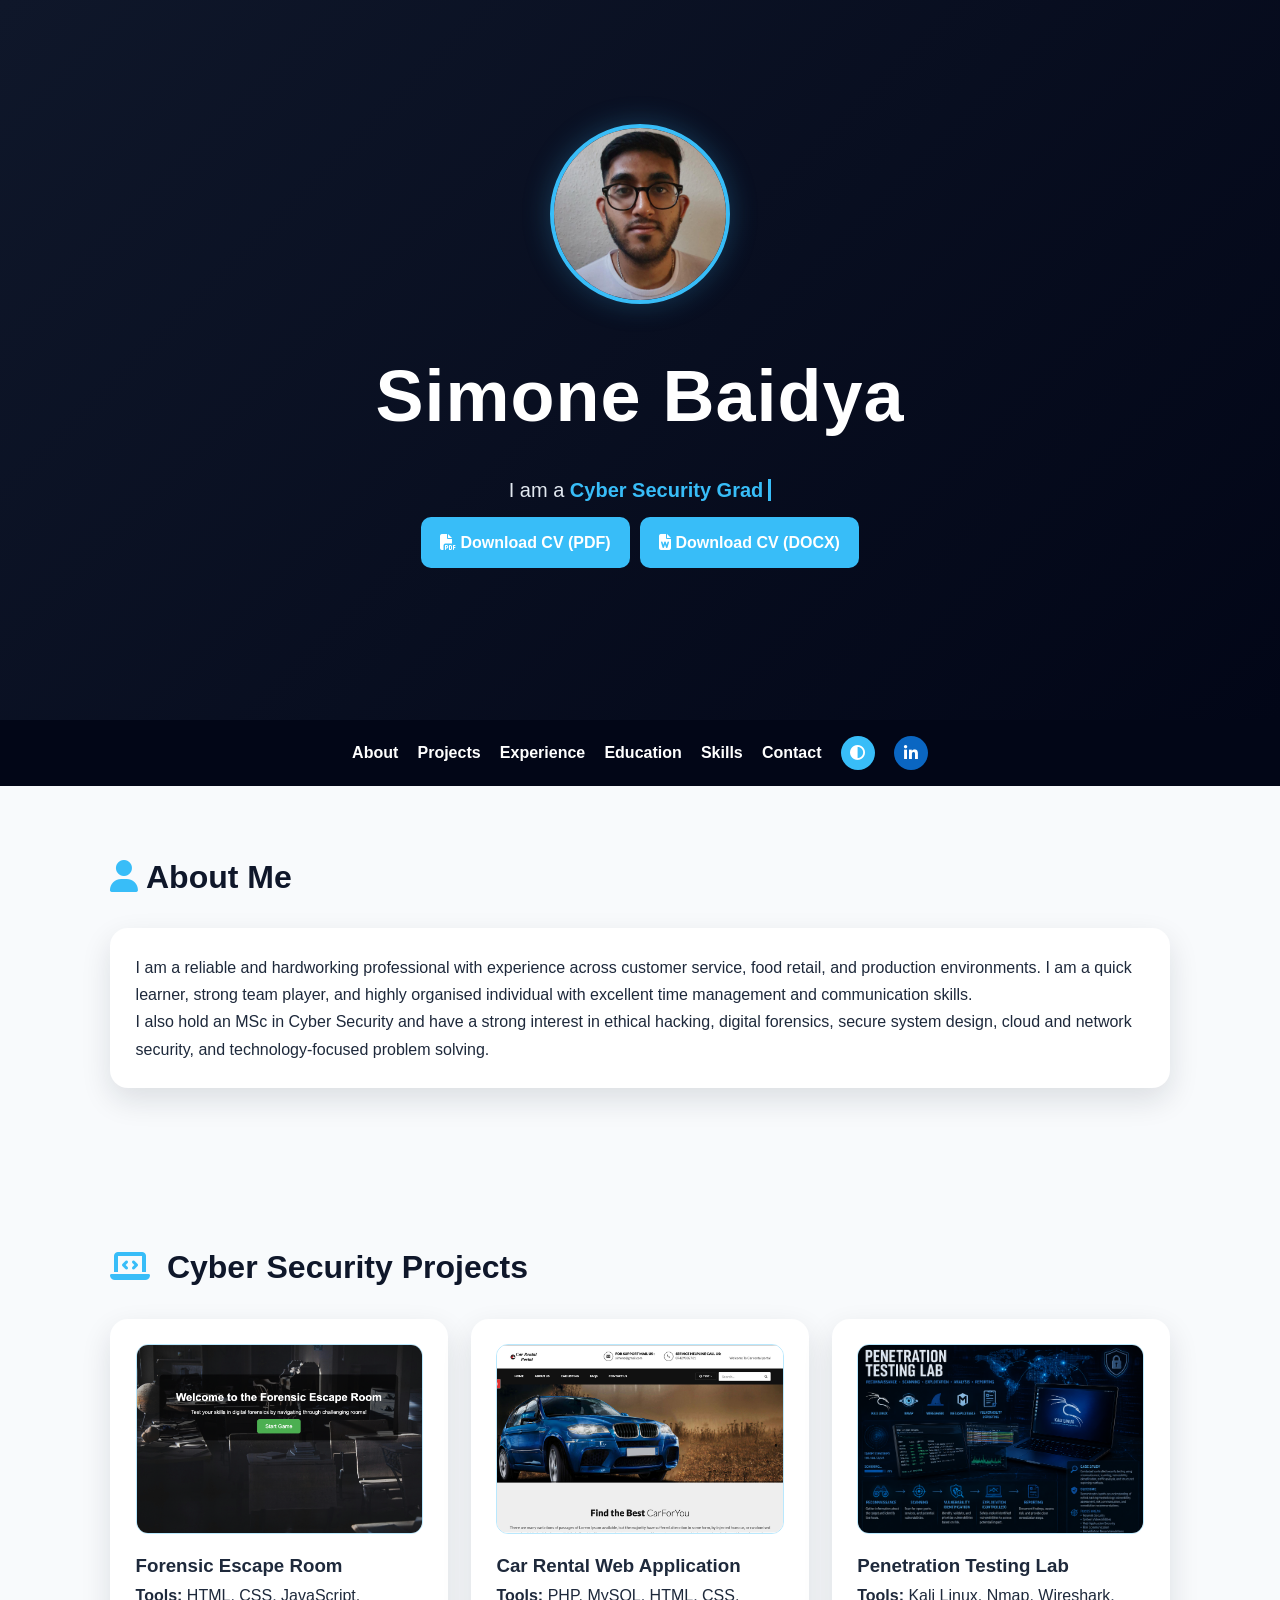
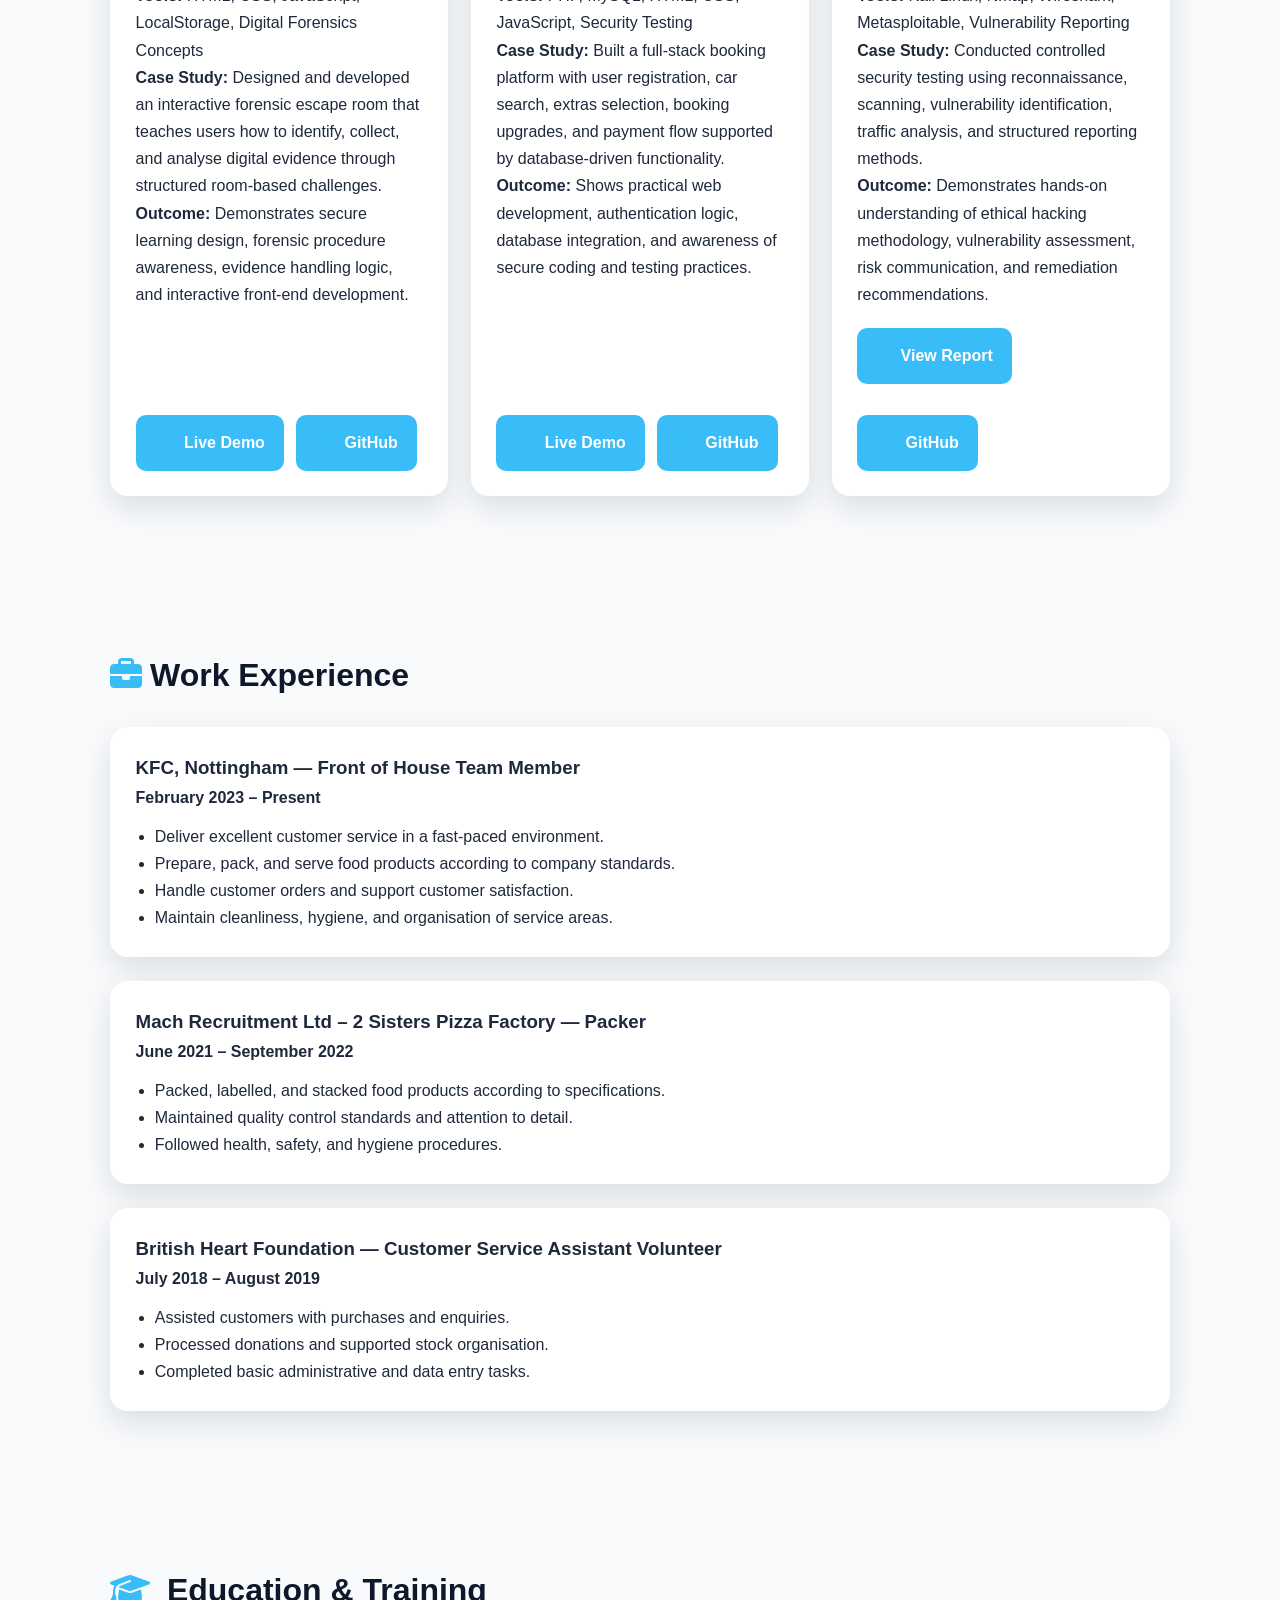
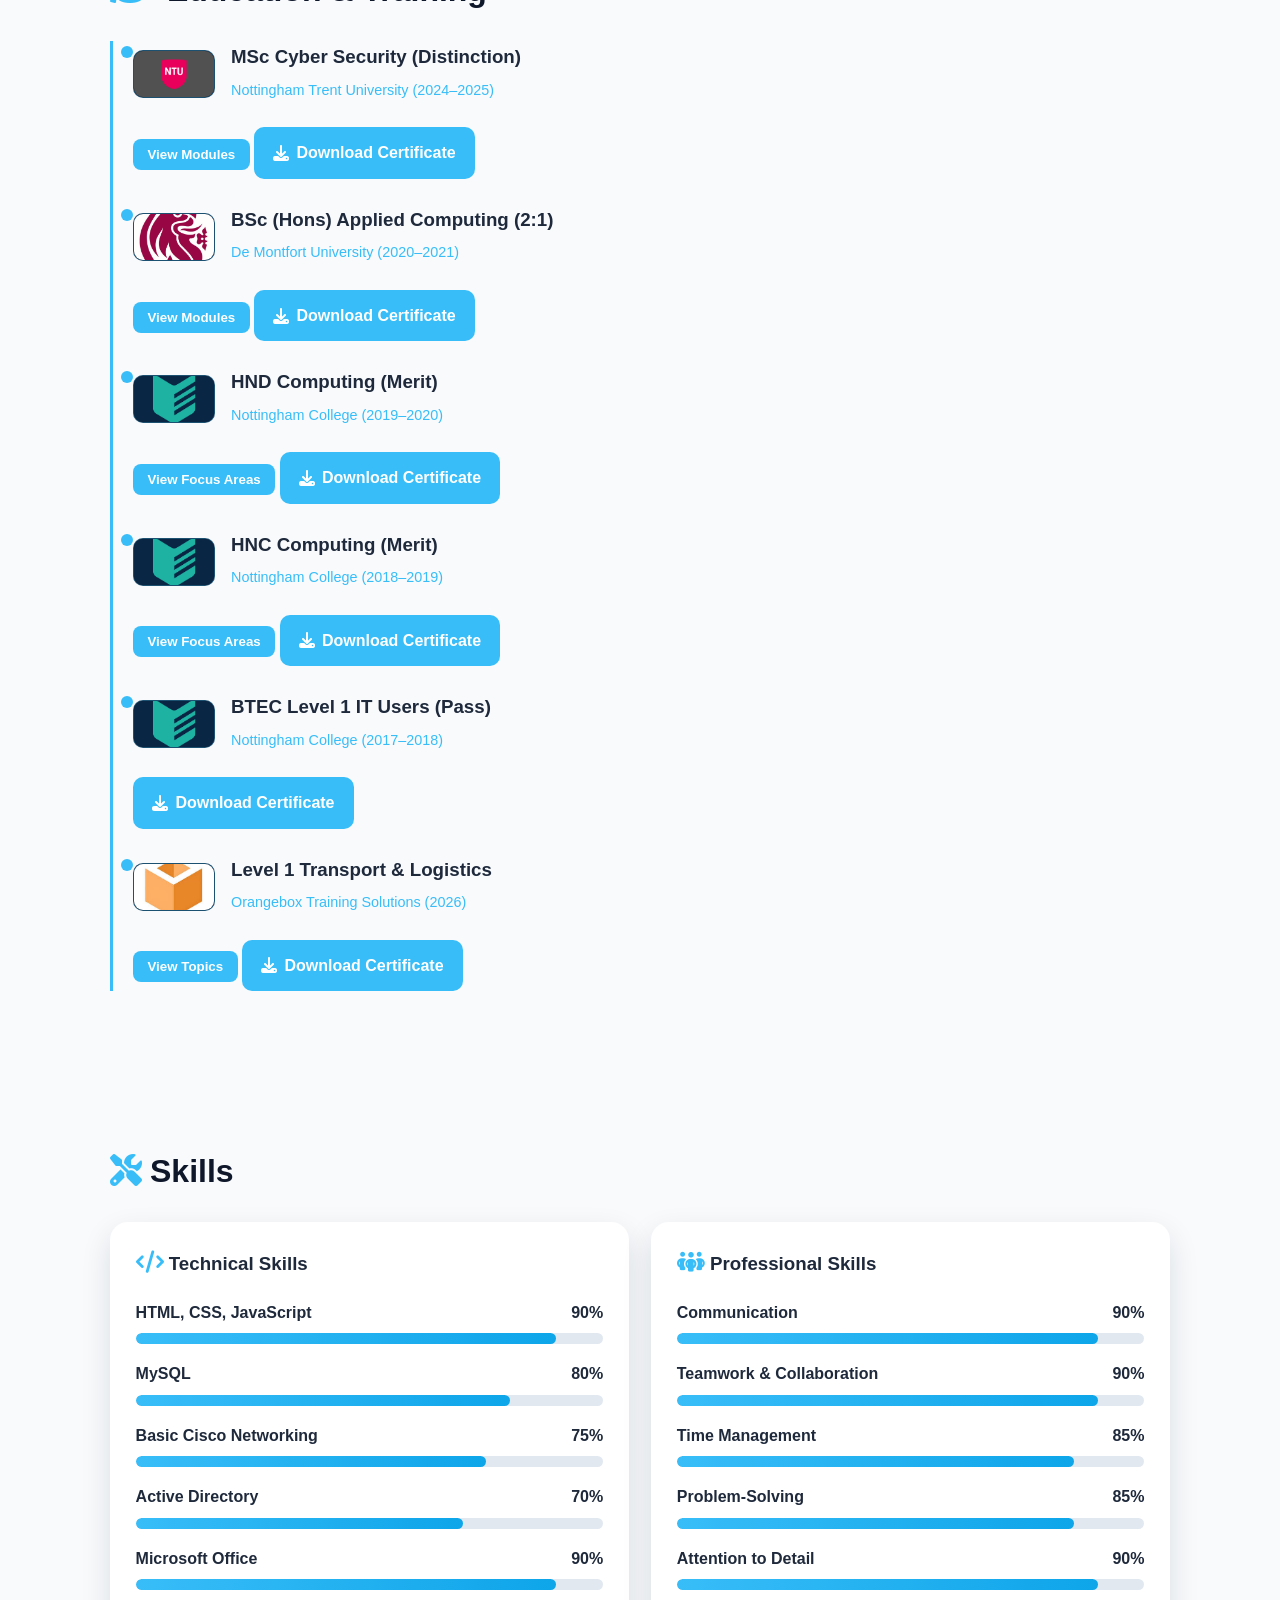
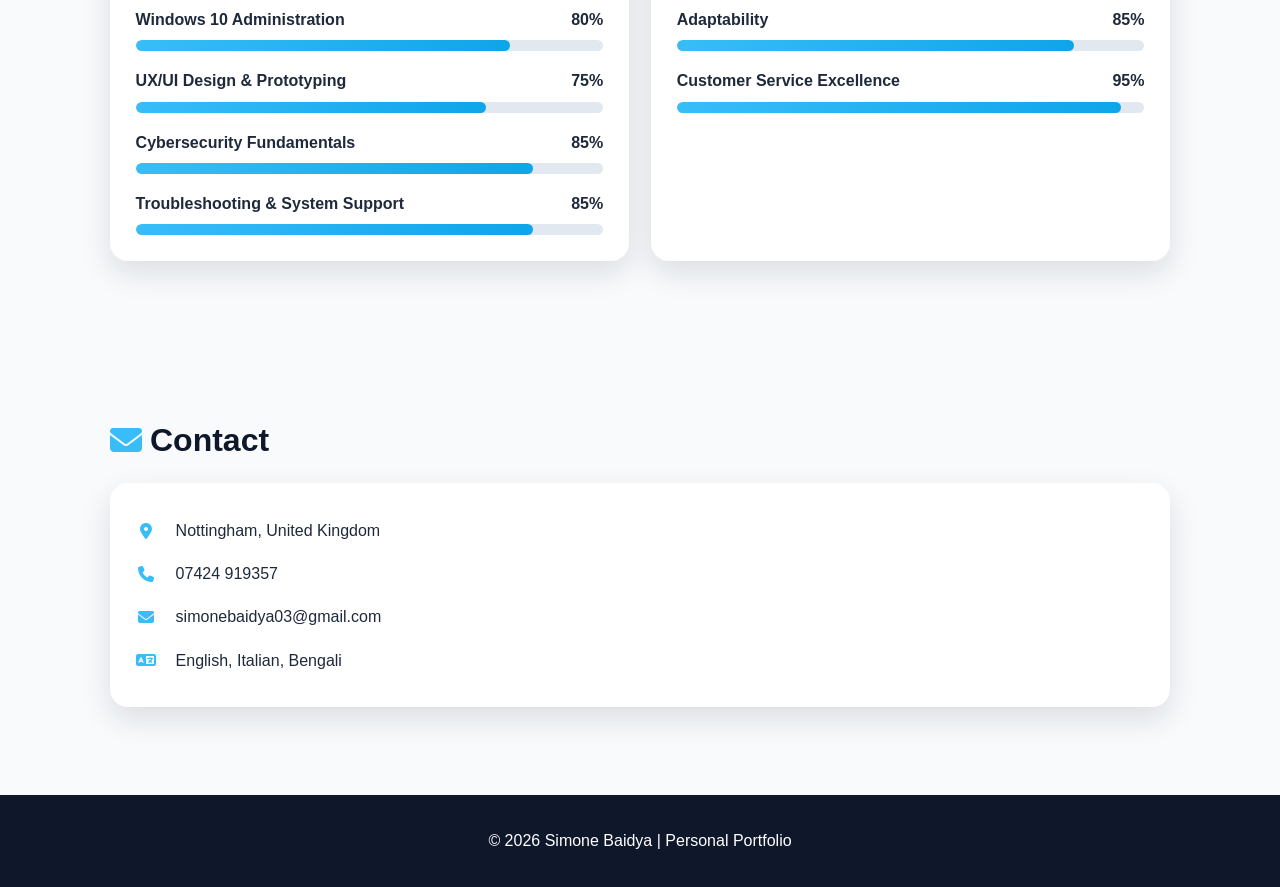
<file: index.html>
<!DOCTYPE html>
<html lang="en">
<head>
  <meta charset="UTF-8" />
  <meta name="viewport" content="width=device-width, initial-scale=1.0" />
  <title>Simone Baidya | Personal Portfolio</title>
  <link href="https://cdnjs.cloudflare.com/ajax/libs/font-awesome/6.5.0/css/all.min.css" rel="stylesheet" />
  <link rel="stylesheet" href="style.css">
</head>
<body>
  <header>
    <div class="hero">
<div class="hero-profile"><img src="assets/profile-photo.jpg" alt="Profile portrait"></div>
      <h1>Simone Baidya</h1>
      <p>I am a <span class="typing-text" id="typing"></span></p>
<div class="cv-buttons">
  <a href="cv/Simone_Baidya_CV_Resume.pdf" download class="btn">
    <i class="fa-solid fa-file-pdf"></i> Download CV (PDF)  
  </a>

  <a href="cv/Simone_Baidya_CV_Resume.docx" download class="btn">
    <i class="fa-solid fa-file-word"></i> Download CV (DOCX)
  </a>
</div>
      <br />
    </div>
  </header>

  <nav>
    <a href="#about">About</a>
    <a href="#projects">Projects</a>
    <a href="#experience">Experience</a>
    <a href="#education">Education</a>
    <a href="#skills">Skills</a>
    <a href="#contact">Contact</a>
  <button class="toggle-btn" onclick="toggleMode()"><i class="fa-solid fa-circle-half-stroke"></i></button>
  <a href="https://www.linkedin.com/in/simone-baidya-20bb71252" target="_blank" rel="noopener noreferrer" class="linkedin-btn" aria-label="Open LinkedIn profile">
    <i class="fa-brands fa-linkedin-in"></i>
  </a>
</nav>

  <section id="about">
    <h2><i class="fa-solid fa-user icon-title"></i>About Me</h2>
    <div class="card">
      <p>I am a reliable and hardworking professional with experience across customer service, food retail, and production environments. I am a quick learner, strong team player, and highly organised individual with excellent time management and communication skills.</p>
      <p>I also hold an MSc in Cyber Security and have a strong interest in ethical hacking, digital forensics, secure system design, cloud and network security, and technology-focused problem solving.</p>
    </div>
  </section>

  

<section id="projects">
  <h2><i class="fa-solid fa-laptop-code"></i> Cyber Security Projects</h2>
  <div class="grid">

    <div class="card project-card">
      <img src="assets/forensic-escape-room.png" alt="Forensic Escape Room project screenshot" class="project-img">
      <h3>Forensic Escape Room</h3>
      <p><strong>Tools:</strong> HTML, CSS, JavaScript, LocalStorage, Digital Forensics Concepts</p>
      <p><strong>Case Study:</strong> Designed and developed an interactive forensic escape room that teaches users how to identify, collect, and analyse digital evidence through structured room-based challenges.</p>
      <p><strong>Outcome:</strong> Demonstrates secure learning design, forensic procedure awareness, evidence handling logic, and interactive front-end development.</p>
      <div class="project-links">
        <a href="projects/Forensic_Escape_Room_Application" class="btn" title="Live Demo"><i class="fa-solid fa-up-right-from-square"></i> Live Demo</a>
        <a href="https://github.com/simone539/simone-portfolio/tree/main/projects/Forensic_Escape_Room_Application" class="btn" title="GitHub Repository"><i class="fa-brands fa-github"></i> GitHub</a>
      </div>
    </div>

    <div class="card project-card">
      <img src="assets/car-rental-app.png" alt="Car Rental Web Application project screenshot" class="project-img">
      <h3>Car Rental Web Application</h3>
      <p><strong>Tools:</strong> PHP, MySQL, HTML, CSS, JavaScript, Security Testing</p>
      <p><strong>Case Study:</strong> Built a full-stack booking platform with user registration, car search, extras selection, booking upgrades, and payment flow supported by database-driven functionality.</p>
      <p><strong>Outcome:</strong> Shows practical web development, authentication logic, database integration, and awareness of secure coding and testing practices.</p>
      <div class="project-links">
        <a href="#" class="btn" title="Live Demo"><i class="fa-solid fa-up-right-from-square"></i> Live Demo</a>
        <a href="#" class="btn" title="GitHub Repository"><i class="fa-brands fa-github"></i> GitHub</a>
      </div>
    </div>

    <div class="card project-card">
      <img src="assets/pentest-lab.png" alt="Penetration Testing Lab project screenshot" class="project-img">
      <h3>Penetration Testing Lab</h3>
      <p><strong>Tools:</strong> Kali Linux, Nmap, Wireshark, Metasploitable, Vulnerability Reporting</p>
      <p><strong>Case Study:</strong> Conducted controlled security testing using reconnaissance, scanning, vulnerability identification, traffic analysis, and structured reporting methods.</p>
      <p><strong>Outcome:</strong> Demonstrates hands-on understanding of ethical hacking methodology, vulnerability assessment, risk communication, and remediation recommendations.</p>
      <div class="project-links">
        <a href="reports/pentest-lab-report.pdf" class="btn" title="Live Demo"><i class="fa-solid fa-file-lines"></i> View Report</a>
        <a href="https://github.com/simone539/simone-portfolio/tree/main/reports" class="btn" title="GitHub Repository"><i class="fa-brands fa-github"></i> GitHub</a>
      </div>
    </div>

  </div>
</section>



  <section id="experience">
    <h2><i class="fa-solid fa-briefcase icon-title"></i>Work Experience</h2>
    <div class="card">
      <h3>KFC, Nottingham — Front of House Team Member</h3>
      <p><strong>February 2023 – Present</strong></p>
      <ul>
        <li>Deliver excellent customer service in a fast-paced environment.</li>
        <li>Prepare, pack, and serve food products according to company standards.</li>
        <li>Handle customer orders and support customer satisfaction.</li>
        <li>Maintain cleanliness, hygiene, and organisation of service areas.</li>
      </ul>
    </div>
    <div class="card">
      <h3>Mach Recruitment Ltd – 2 Sisters Pizza Factory — Packer</h3>
      <p><strong>June 2021 – September 2022</strong></p>
      <ul>
        <li>Packed, labelled, and stacked food products according to specifications.</li>
        <li>Maintained quality control standards and attention to detail.</li>
        <li>Followed health, safety, and hygiene procedures.</li>
      </ul>
    </div>
    <div class="card">
      <h3>British Heart Foundation — Customer Service Assistant Volunteer</h3>
      <p><strong>July 2018 – August 2019</strong></p>
      <ul>
        <li>Assisted customers with purchases and enquiries.</li>
        <li>Processed donations and supported stock organisation.</li>
        <li>Completed basic administrative and data entry tasks.</li>
      </ul>
    </div>
  </section>

  



<section id="education">
  <h2><i class="fa-solid fa-graduation-cap"></i> Education & Training</h2>
  <div class="education-timeline">

    <div class="edu-item">
      <div class="edu-header">
        <img src="assets/ntu-image.png" alt="Nottingham Trent University logo" class="edu-logo">
        <div>
          <h3>MSc Cyber Security (Distinction)</h3>
          <span>Nottingham Trent University (2024–2025)</span>
        </div>
      </div>
      <button class="module-toggle" onclick="toggleModules(this)">View Modules</button>
      <div class="module-content">
        <p>Computer Forensics, Ethical Hacking, Penetration Testing, Secure System Design, Cloud & Network Security, Research Methods, Major Project</p>
      </div>
      <a href="certificates/NTU MSc Cyber Security Degree.jpeg" download class="btn certificate-btn"><i class="fa-solid fa-download"></i> Download Certificate</a>
    </div>

    <div class="edu-item">
      <div class="edu-header">
        <img src="assets/dmu_logo.jpg" alt="De Montfort University logo" class="edu-logo">
        <div>
          <h3>BSc (Hons) Applied Computing (2:1)</h3>
          <span>De Montfort University (2020–2021)</span>
        </div>
      </div>
      <button class="module-toggle" onclick="toggleModules(this)">View Modules</button>
      <div class="module-content">
        <p>Network Systems, Web Development, Systems Design, Cyber Ethics, UX/UI Design, Team Project Development</p>
      </div>
      <a href="certificates/DMU BSc (Hons) Computing Degree.jpeg" download class="btn certificate-btn"><i class="fa-solid fa-download"></i> Download Certificate</a>
    </div>

    <div class="edu-item">
      <div class="edu-header">
        <img src="assets/nc-images.png" alt="Nottingham College logo" class="edu-logo">
        <div>
          <h3>HND Computing (Merit)</h3>
          <span>Nottingham College (2019–2020)</span>
        </div>
      </div>
      <button class="module-toggle" onclick="toggleModules(this)">View Focus Areas</button>
      <div class="module-content">
        <p>Software Development, UX/UI, Database Systems, OOP, Business Intelligence, Prototyping</p>
      </div>
      <a href="certificates/NC HND Computing Diploma.pdf" download class="btn certificate-btn"><i class="fa-solid fa-download"></i> Download Certificate</a>
    </div>

    <div class="edu-item">
      <div class="edu-header">
        <img src="assets/nc-images.png" alt="Nottingham College logo" class="edu-logo">
        <div>
          <h3>HNC Computing (Merit)</h3>
          <span>Nottingham College (2018–2019)</span>
        </div>
      </div>
      <button class="module-toggle" onclick="toggleModules(this)">View Focus Areas</button>
      <div class="module-content">
        <p>Programming, Networking, Database Design, AI Basics, Website Development</p>
      </div>
      <a href="certificates/NC HNC Computing Certificate.pdf" download class="btn certificate-btn"><i class="fa-solid fa-download"></i> Download Certificate</a>
    </div>

    <div class="edu-item">
      <div class="edu-header">
        <img src="assets/nc-images.png" alt="Nottingham College logo" class="edu-logo">
        <div>
          <h3>BTEC Level 1 IT Users (Pass)</h3>
          <span>Nottingham College (2017–2018)</span>
        </div>
      </div>
      <a href="certificates/NC IT Level 1 Diploma.pdf" download class="btn certificate-btn"><i class="fa-solid fa-download"></i> Download Certificate</a>
    </div>

    <div class="edu-item">
      <div class="edu-header">
        <img src="assets/orangebox-images.jpeg" alt="Orangebox Training Solutions logo" class="edu-logo">
        <div>
          <h3>Level 1 Transport & Logistics</h3>
          <span>Orangebox Training Solutions (2026)</span>
        </div>
      </div>
      <button class="module-toggle" onclick="toggleModules(this)">View Topics</button>
      <div class="module-content">
        <p>Supply Chain, Stock Control, Environmental Impact, Health & Safety</p>
      </div>
      <a href="certificates/transport-logistics-certificate.pdf" download class="btn certificate-btn"><i class="fa-solid fa-download"></i> Download Certificate</a>
    </div>

  </div>
</section>





  <section id="skills">
    <h2><i class="fa-solid fa-screwdriver-wrench icon-title"></i>Skills</h2>
    <div class="grid">
      <div class="card">
        <h3><i class="fa-solid fa-code skill-icon"></i> Technical Skills</h3>
        <div class="progress-label"><span>HTML, CSS, JavaScript</span><span>90%</span></div><div class="progress"><div class="progress-bar" data-width="90%"></div></div>
        <div class="progress-label"><span>MySQL</span><span>80%</span></div><div class="progress"><div class="progress-bar" data-width="80%"></div></div>
        <div class="progress-label"><span>Basic Cisco Networking</span><span>75%</span></div><div class="progress"><div class="progress-bar" data-width="75%"></div></div>
        <div class="progress-label"><span>Active Directory</span><span>70%</span></div><div class="progress"><div class="progress-bar" data-width="70%"></div></div>
        <div class="progress-label"><span>Microsoft Office</span><span>90%</span></div><div class="progress"><div class="progress-bar" data-width="90%"></div></div>
        <div class="progress-label"><span>Windows 10 Administration</span><span>80%</span></div><div class="progress"><div class="progress-bar" data-width="80%"></div></div>
        <div class="progress-label"><span>UX/UI Design & Prototyping</span><span>75%</span></div><div class="progress"><div class="progress-bar" data-width="75%"></div></div>
        <div class="progress-label"><span>Cybersecurity Fundamentals</span><span>85%</span></div><div class="progress"><div class="progress-bar" data-width="85%"></div></div>
        <div class="progress-label"><span>Troubleshooting & System Support</span><span>85%</span></div><div class="progress"><div class="progress-bar" data-width="85%"></div></div>
      </div>

      <div class="card">
        <h3><i class="fa-solid fa-people-group skill-icon"></i> Professional Skills</h3>
        <div class="progress-label"><span>Communication</span><span>90%</span></div><div class="progress"><div class="progress-bar" data-width="90%"></div></div>
        <div class="progress-label"><span>Teamwork & Collaboration</span><span>90%</span></div><div class="progress"><div class="progress-bar" data-width="90%"></div></div>
        <div class="progress-label"><span>Time Management</span><span>85%</span></div><div class="progress"><div class="progress-bar" data-width="85%"></div></div>
        <div class="progress-label"><span>Problem-Solving</span><span>85%</span></div><div class="progress"><div class="progress-bar" data-width="85%"></div></div>
        <div class="progress-label"><span>Attention to Detail</span><span>90%</span></div><div class="progress"><div class="progress-bar" data-width="90%"></div></div>
        <div class="progress-label"><span>Adaptability</span><span>85%</span></div><div class="progress"><div class="progress-bar" data-width="85%"></div></div>
        <div class="progress-label"><span>Customer Service Excellence</span><span>95%</span></div><div class="progress"><div class="progress-bar" data-width="95%"></div></div>
      </div>
    </div>
  </section>

  <section id="contact">
    <h2><i class="fa-solid fa-envelope icon-title"></i>Contact</h2>
    <div class="card contact-details">
      <p><i class="fa-solid fa-location-dot icon-title"></i> Nottingham, United Kingdom</p>
      <p><i class="fa-solid fa-phone icon-title"></i> 07424 919357</p>
      <p><i class="fa-solid fa-envelope icon-title"></i> simonebaidya03@gmail.com</p>
      <p><i class="fa-solid fa-language icon-title"></i> English, Italian, Bengali</p>
    </div>
  </section>

  <footer>
    <p>© 2026 Simone Baidya | Personal Portfolio</p>
  </footer>

  
<script src="script.js"></script>
</body>
</html>
</file>
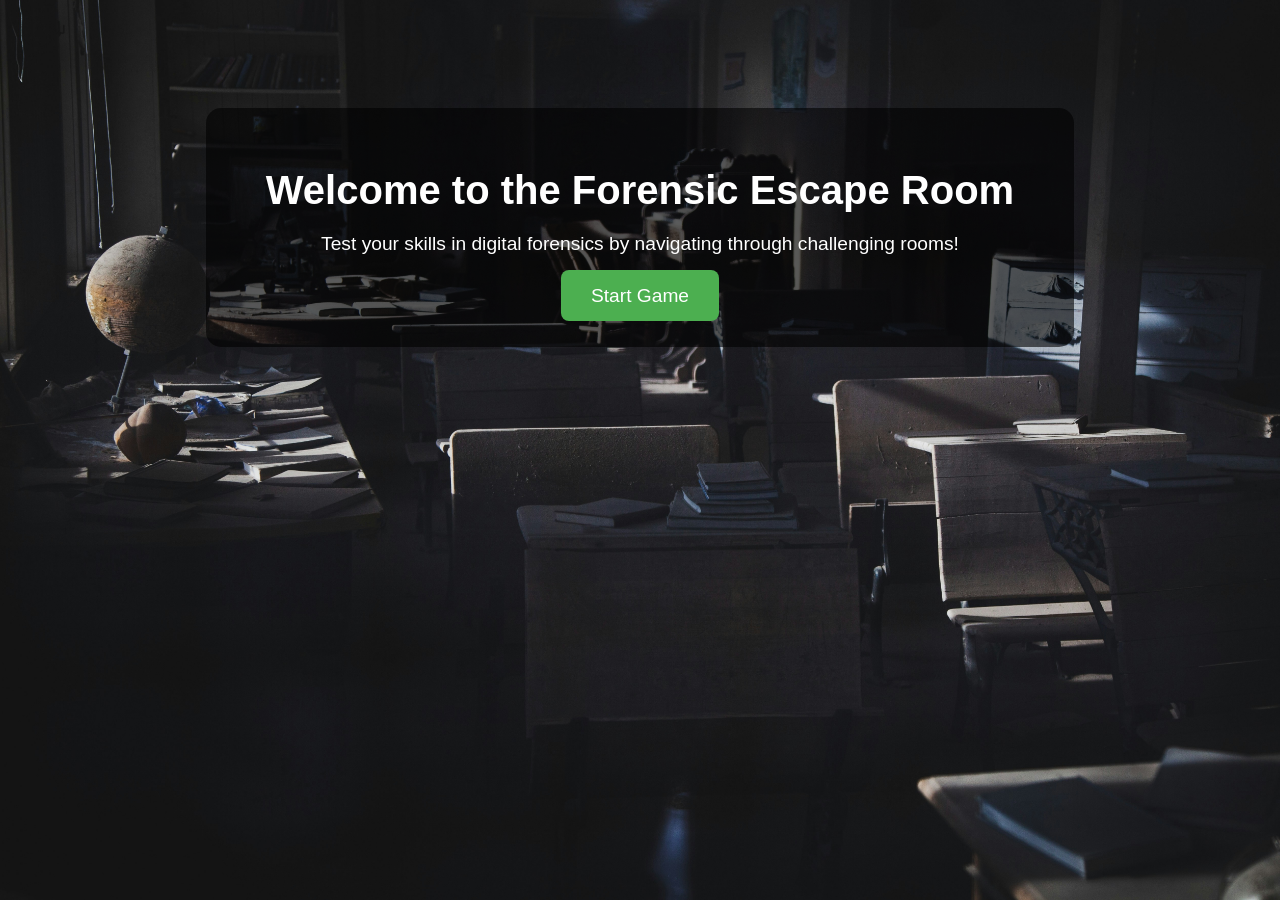
<file: projects/Forensic_Escape_Room_Application/index.html>
<!DOCTYPE html>

<html lang="en">
<head>
<meta charset="utf-8"/>
<title>Start - Forensic Escape Room</title>
<meta content="width=device-width, initial-scale=1.0" name="viewport"/>
<link href="style.css" rel="stylesheet"/>
<style>
        body {
            background: url('assets/office-background.jpg') no-repeat center center fixed;
            background-size: cover;
            font-family: Arial, sans-serif;
            text-align: center;
            padding: 100px 20px;
            color: white;
        }
        .start-container {
            background: rgba(0, 0, 0, 0.6);
            display: inline-block;
            padding: 40px 60px;
            border-radius: 15px;
        }
        h1 {
            font-size: 2.5em;
            margin-bottom: 20px;
        }
        p {
            font-size: 1.2em;
            margin-bottom: 30px;
        }
        a.start-button {
            background-color: #4CAF50;
            color: white;
            padding: 15px 30px;
            text-decoration: none;
            font-size: 1.2em;
            border-radius: 8px;
            transition: background-color 0.3s ease;
        }
        a.start-button:hover {
            background-color: #45a049;
        }
    </style>
</head>
<body>
<div class="start-container">
<h1>Welcome to the Forensic Escape Room</h1>
<p>Test your skills in digital forensics by navigating through challenging rooms!</p>
<a class="start-button" href="main_menu.html">Start Game</a>
</div>
<script src="app.js"></script></body>
</html>
</file>
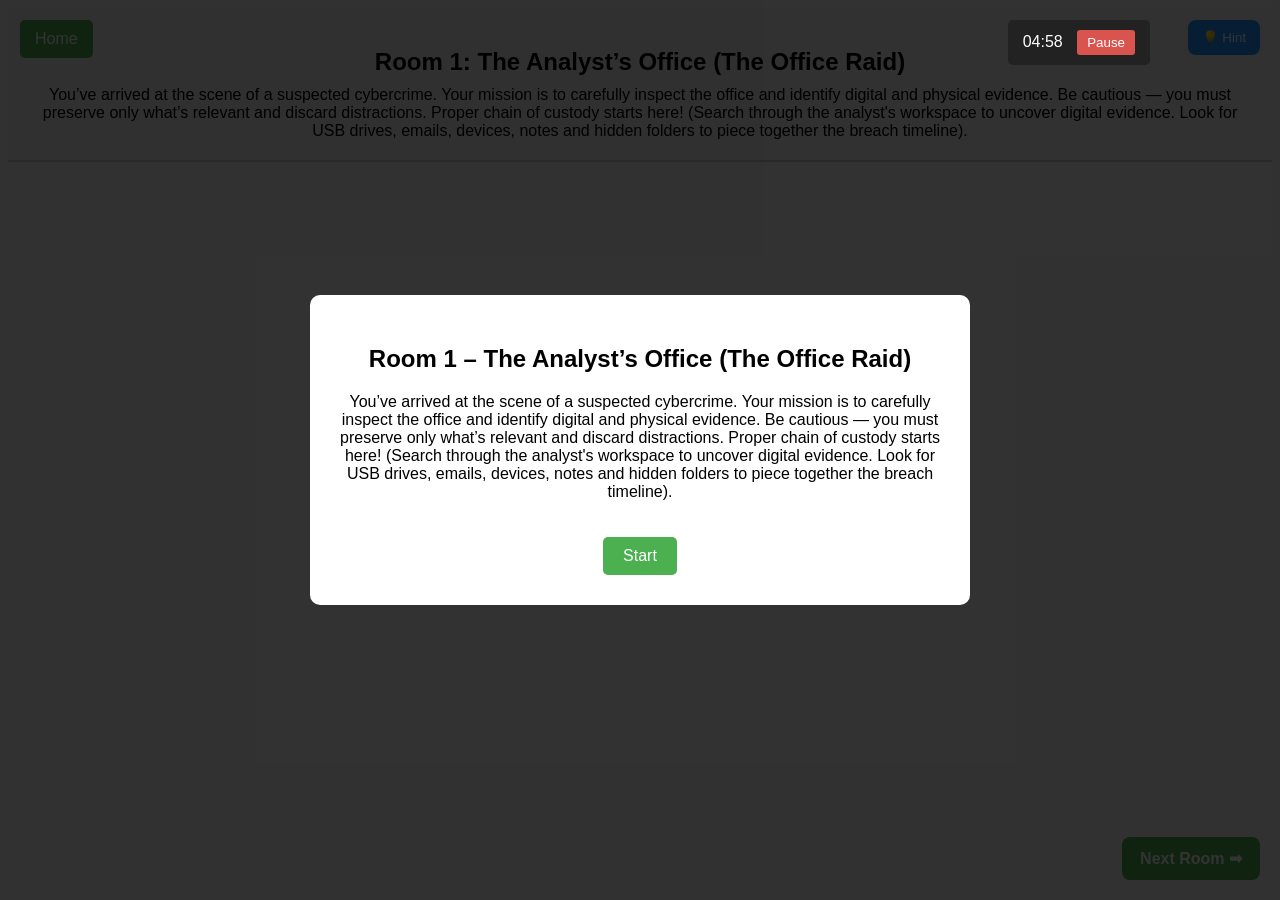
<file: projects/Forensic_Escape_Room_Application/room1.html>
<!DOCTYPE html>

<html lang="en">
<head>
<meta charset="utf-8"/>
<title>Forensic Escape Room</title>
<link href="style.css" rel="stylesheet"/>
<meta content="width=device-width, initial-scale=1.0" name="viewport"/></head>
<body data-room="1">
<!-- Room Intro Modal -->
<div id="roomIntroModal" style="position: fixed; z-index: 10000; left: 0; top: 0; width: 100%; height: 100%; overflow: auto; background-color: rgba(0,0,0,0.8); display: flex; align-items: center; justify-content: center;">
<div style="background-color: #fff; padding: 30px; border-radius: 10px; width: 80%; max-width: 600px; text-align: center;">
<h2>Room 1 – The Analyst’s Office (The Office Raid)</h2>
<p>You’ve arrived at the scene of a suspected cybercrime. Your mission is to carefully inspect the office and identify digital and physical evidence. Be cautious — you must preserve only what’s relevant and discard distractions. Proper chain of custody starts here! (Search through the analyst's workspace to uncover digital evidence. Look for USB drives, emails, devices, notes and hidden folders to piece together the breach timeline).</p>
<button onclick="document.getElementById('roomIntroModal').style.display='none'" style="margin-top: 20px; padding: 10px 20px; background-color: #4CAF50; color: white; border: none; border-radius: 5px; font-size: 16px; cursor: pointer;">Start</button>
</div>
</div>
<div style="padding: 20px; background-color: #f2f2f2; border-bottom: 2px solid #ccc;">
<h2 style="margin-bottom: 10px;">Room 1: The Analyst’s Office (The Office Raid)</h2>
<p style="margin: 0;">You’ve arrived at the scene of a suspected cybercrime. Your mission is to carefully inspect the office and identify digital and physical evidence. Be cautious — you must preserve only what’s relevant and discard distractions. Proper chain of custody starts here! (Search through the analyst's workspace to uncover digital evidence. Look for USB drives, emails, devices, notes and hidden folders to piece together the breach timeline).</p>
</div>
<button id="smartHintBtn">💡 Hint</button>
<style>
#smartHintBtn {
    position: absolute;
    top: 20px;
    right: 20px;
    padding: 10px 15px;
    background-color: #2196F3;
    color: white;
    border: none;
    border-radius: 5px;
    z-index: 1000;
    cursor: pointer;
}
@media (max-width: 768px) {
    #smartHintBtn {
        padding: 8px 12px;
        font-size: 0.9em;
    }
}
</style>
<a href="main_menu.html" style="position: fixed; top: 20px; left: 20px; background-color: #4CAF50; color: white; padding: 10px 15px; border-radius: 5px; text-decoration: none; z-index: 999;">Home</a>
<div id="start-screen" style="text-align:center; margin-top:20%;"><h1>Welcome to the Forensic Escape Room</h1><button onclick="startGame()">Start Game</button></div><div id="game" style="display:none;">
<h1>Forensic Escape Room</h1>
<div id="score">Score: 0</div>
<div class="room">
<img alt="Office Room" id="office-bg" src="assets/office.jpg"/>
<div class="hotspot" id="usb" style="top: 50%; left: 30%;"></div>
<div class="room" id="room2" style="display:none;">
<img alt="Office Room" id="room2-bg" src="assets/office-background.jpg"/>
<div class="hotspot" id="usb" style="top: 50%; left: 30%;"></div>
<div style="text-align:center; margin-top:20px;">
<button onclick="showRoom('room1')">Previous Room</button>
</div>
<div style="text-align:center; margin-top:10px;">
<button onclick="completeRoom('room1')">✅ Complete Room1</button>
</div>
</div> <!-- close Room 2 -->
<div class="room" id="room3" style="display:none;">
<img alt="Office Room" id="room3-bg" src="assets/office.jpg"/>
<div class="hotspot" id="usb" style="top: 50%; left: 30%;"></div>
<div style="text-align:center; margin-top:20px;">
<button onclick="showRoom('room2')">Previous Room</button>
</div>
<div style="text-align:center; margin-top:10px;">
<button onclick="completeRoom('room2')">✅ Complete Room2</button>
</div>
</div> <!-- close Room 3 -->
<div class="room" id="room4" style="display:none;">
<img alt="Office Room" id="room4-bg" src="assets/office.jpg"/>
<div class="hotspot" id="usb" style="top: 50%; left: 30%;"></div>
<div style="text-align:center; margin-top:20px;">
<button onclick="showRoom('room3')">Previous Room</button>
</div>
<div style="text-align:center; margin-top:10px;">
<button onclick="completeRoom('room3')">✅ Complete Room3</button>
</div>
</div> <!-- close Room 4 -->
<div class="hotspot" id="sticky" style="top: 40%; left: 60%;"></div>
<div class="hotspot" id="mug" style="top: 85%; left: 20%;"></div>
<div class="hotspot" id="folder" style="top: 20%; left: 25%;"></div>
<div class="hotspot" id="keyboard" style="top: 60%; left: 40%;"></div>
<div class="hotspot" id="laptop" style="top: 30%; left: 70%;"></div>
<div class="hotspot" id="tablet" style="top: 30%; left: 25%;"></div>
</div>
<div class="modal hidden" id="modal">
<div class="modal-content">
<h2 id="clue-name"></h2>
<p id="clue-description"></p>
<button id="preserve-btn">✅ Preserve</button>
<button id="discard-btn">❌ Discard</button>
</div>
</div>
<div id="leaderboard">
<ul id="leaderboard-list"></ul>
</div>
<div id="inventory">
<h2>Inventory</h2>
<ul id="inventory-list"></ul>
</div>
<div class="modal hidden" id="final-modal">
<div class="modal-content">
<h2>🎉 All clues collected!</h2>
<p id="final-score"></p>
</div>
</div>
<script src="app.js"></script>
</div>
<audio autoplay="" id="background-music" loop="" src="assets/background-music.mp3"></audio>
<audio id="clue-sound" src="assets/clue-sound.mp3"></audio>
<style>
    #timer {
        position: fixed;
        top: 20px;
        right: 20px;
        background-color: #222;
        color: white;
        padding: 10px 15px;
        border-radius: 5px;
        z-index: 1000;
        font-weight: bold;
    }
    #hintBtn {
        position: fixed;
        bottom: 20px;
        right: 20px;
        padding: 10px 15px;
        background-color: #ff9800;
        color: white;
        border: none;
        border-radius: 5px;
        z-index: 1000;
        cursor: pointer;
    }
</style>

<!-- Room Navigation Button -->
<a href="room2.html" style="
    position: fixed;
    bottom: 20px;
    right: 20px;
    background-color: #4CAF50;
    color: white;
    padding: 12px 18px;
    border-radius: 8px;
    text-decoration: none;
    font-weight: bold;
    z-index: 999;
">Next Room ➡</a>
<div id="timerContainer" style="position: fixed; top: 20px; right: 130px; background-color: #222; color: #fff; padding: 10px 15px; border-radius: 5px; font-family: Arial, sans-serif; z-index: 10000;">
<span id="countdown">05:00</span>
<button id="pauseBtn" style="margin-left: 10px; background-color: #e74c3c; color: white; border: none; padding: 5px 10px; border-radius: 3px; cursor: pointer;">Pause</button>
</div>
<div id="timeoutMessage" style="display: none; position: fixed; top: 40%; left: 50%; transform: translate(-50%, -50%); background-color: #e74c3c; color: white; font-size: 24px; padding: 20px 30px; border-radius: 10px; z-index: 10001;">
    ⏰ Time is up!
</div>
<!-- HINT_TRACKER_PATCH_R1 -->
<script>
function startGame() {
    document.getElementById('start-screen').style.display = 'none';
    document.getElementById('game').style.display = 'block';

    const clues = {
        usb: {name: "USB Drive", description: "Suspicious USB under desk", isValid: true, collected: false},
        sticky: {name: "Sticky Note", description: "Password written on sticky note", isValid: true, collected: false},
        mug: {name: "Coffee Mug", description: "Just a coffee mug", isValid: false, collected: false},
        folder: {name: "Folder", description: "Confidential folder on shelf", isValid: true, collected: false},
        keyboard: {name: "Keyboard", description: "Suspicious sticky key", isValid: false, collected: false},
        laptop: {name: "Laptop", description: "Company-issued laptop on the desk", isValid: true, collected: false},
        tablet: {name: "Tablet", description: "Tablet device near the shelf", isValid: true, collected: false}
    };
    // Expose Room 1 clues globally for completion check
    try { window._room1Clues = clues; } catch(e) {}


    let currentClue = null;
    let score = 0;

    const modal = document.getElementById("modal");
    const clueName = document.getElementById("clue-name");
    const clueDesc = document.getElementById("clue-description");
    const preserveBtn = document.getElementById("preserve-btn");
    const discardBtn = document.getElementById("discard-btn");
    const scoreDiv = document.getElementById("score");
    const inventoryList = document.getElementById("inventory-list");

    function showClue(id) {
        currentClue = clues[id];
        if (currentClue.collected) {
            alert("You already collected this clue!");
            return;
        }
        clueName.textContent = currentClue.name;
        clueDesc.textContent = currentClue.description;
        modal.classList.remove("hidden");
    }

    preserveBtn.onclick = () => {
        if (!currentClue) return;
        currentClue.collected = true;
        if (currentClue.isValid) {
            score += 20;
            alert("✅ Valid clue! +20 points.");
        } else {
            score -= 10;
            alert("❌ Invalid clue! -10 points.");
        }
        updateScore();
        updateInventory();
        // Check if all valid evidence is collected
        if (typeof window.checkRoom1Completion === "function") { window.checkRoom1Completion(); }
        modal.classList.add("hidden");
        currentClue = null;
    };

    discardBtn.onclick = () => {
        modal.classList.add("hidden");
        currentClue = null;
    };

    function updateScore() {
        scoreDiv.textContent = `Score: ${score}`;
    }

    function updateInventory() {
        inventoryList.innerHTML = "";
        for (const key in clues) {
            if (clues[key].collected) {
                const li = document.createElement("li");
                li.textContent = clues[key].name;
                inventoryList.appendChild(li);
            }
        }
    }

    document.getElementById("usb").onclick = () => showClue("usb");
    document.getElementById("sticky").onclick = () => showClue("sticky");
    document.getElementById("mug").onclick = () => showClue("mug");
    document.getElementById("folder").onclick = () => showClue("folder");
    document.getElementById("keyboard").onclick = () => showClue("keyboard");document.getElementById("laptop").onclick = () => showClue("laptop");
    document.getElementById("tablet").onclick = () => showClue("tablet");
    // Smart Hint Button
    const hintBtn = document.getElementById("smartHintBtn");
    hintBtn.onclick = () => {
        let hintsUsed = parseInt(localStorage.getItem("hintsUsed")) || 0;
        hintsUsed++;
        localStorage.setItem("hintsUsed", hintsUsed);
        const uncollected = Object.entries(clues).find(([id, clue]) => !clue.collected);
        if (uncollected) {
            const clueId = uncollected[0];
            const hotspot = document.getElementById(clueId);
            if (hotspot) {
                hotspot.style.outline = "3px solid yellow";
                hotspot.style.background = "rgba(255, 255, 0, 0.2)";
                setTimeout(() => {
                    hotspot.style.outline = "";
                    hotspot.style.background = "transparent";
                }, 1500);
            }
        } else {
            alert("✅ All clues already collected!");
        }
    };

}
</script><script>
  // Call this when a valid clue is discovered
  function incrementClueCount() {
    let count = parseInt(localStorage.getItem("cluesFound")) || 0;
    localStorage.setItem("cluesFound", count + 1);
    console.log("Clue count incremented to:", count + 1);
  }

  // Example: replace or call incrementClueCount() when real clues are found
  // document.getElementById('clue-id').addEventListener('click', incrementClueCount);
</script><script>
document.addEventListener("DOMContentLoaded", function() {

    var btn = document.getElementById("smartHintBtn");
  if (!btn) return;
  // Increment ONLY per-room counter here (Room 1 already increments global hintsUsed)
  btn.addEventListener("click", function(){
    try {
      var key = "room1_hints";
      var n = parseInt(localStorage.getItem(key) || "0", 10);
      localStorage.setItem(key, String(n + 1));
    } catch(e) {}
  }, {capture:true
});
});
</script>
<!-- FIRST_SEEN_TS_PATCH -->
<script>
(function(){
  try{
    if (!localStorage.getItem('firstSeenTs')){
      var now = Date.now();
      localStorage.setItem('firstSeenTs', String(now));
      if (!localStorage.getItem('gameStartTs')) localStorage.setItem('gameStartTs', String(now));
    } else if (!localStorage.getItem('gameStartTs')) {
      localStorage.setItem('gameStartTs', localStorage.getItem('firstSeenTs'));
    }
  }catch(e){}
})();
</script>



<!-- ROOM1 COMPLETION MODAL (updated with OK button) -->
<div id="completionOverlay" style="position:fixed; inset:0; display:none; z-index:9998; background: rgba(0,0,0,0.45);"></div>
<div id="completionModal" style="position:fixed; inset:0; display:none; z-index:9999; align-items:center; justify-content:center;">
  <div style="background:#fff; padding:28px; border-radius:12px; width:92%; max-width:560px; text-align:center; box-shadow:0 10px 30px rgba(0,0,0,.2);">
    <h2 style="margin-top:0;">🎉 Room 1 Complete!</h2>
    <p>You’ve collected all required evidence in <strong>Room 1 – The Analyst’s Office</strong>.</p>
    <p style="margin-top:8px;">Great work, Investigator. You may now proceed to the next room.</p>
    <div style="margin-top:18px; display:flex; justify-content:center;">
  <button id="completionOkBtn" style="padding:10px 18px; border:none; border-radius:6px; background:#4CAF50; color:white; font-size:1em; cursor:pointer;">OK</button>
</div>
  </div>
</div>
<script>
(function(){
  var gameEnded = false;
  function showCompletion(){
    if (gameEnded) return;
    gameEnded = true;
    try { localStorage.setItem('room1_complete', 'true'); } catch(e) {}
    var overlay = document.getElementById('completionOverlay');
    var modal = document.getElementById('completionModal');
    if (overlay && modal){
      overlay.style.display = 'block';
      modal.style.display = 'flex';
      var okBtn = document.getElementById("completionOkBtn");
      if (okBtn){
        okBtn.onclick = function(){
          overlay.style.display = 'none';
          modal.style.display = 'none';
        };
      }
    }
  }
  window.checkRoom1Completion = function(){
    try{
      var clues = window._room1Clues;
      if (!clues) return;
      var totalValid = 0, gotValid = 0;
      for (var k in clues){
        if (clues.hasOwnProperty(k) && clues[k] && clues[k].isValid){
          totalValid++;
          if (clues[k].collected) gotValid++;
        }
      }
      if (totalValid > 0 && gotValid >= totalValid){
        showCompletion();
      }
    }catch(e){}
  };
})();
</script>


</body>
</html>
</file>
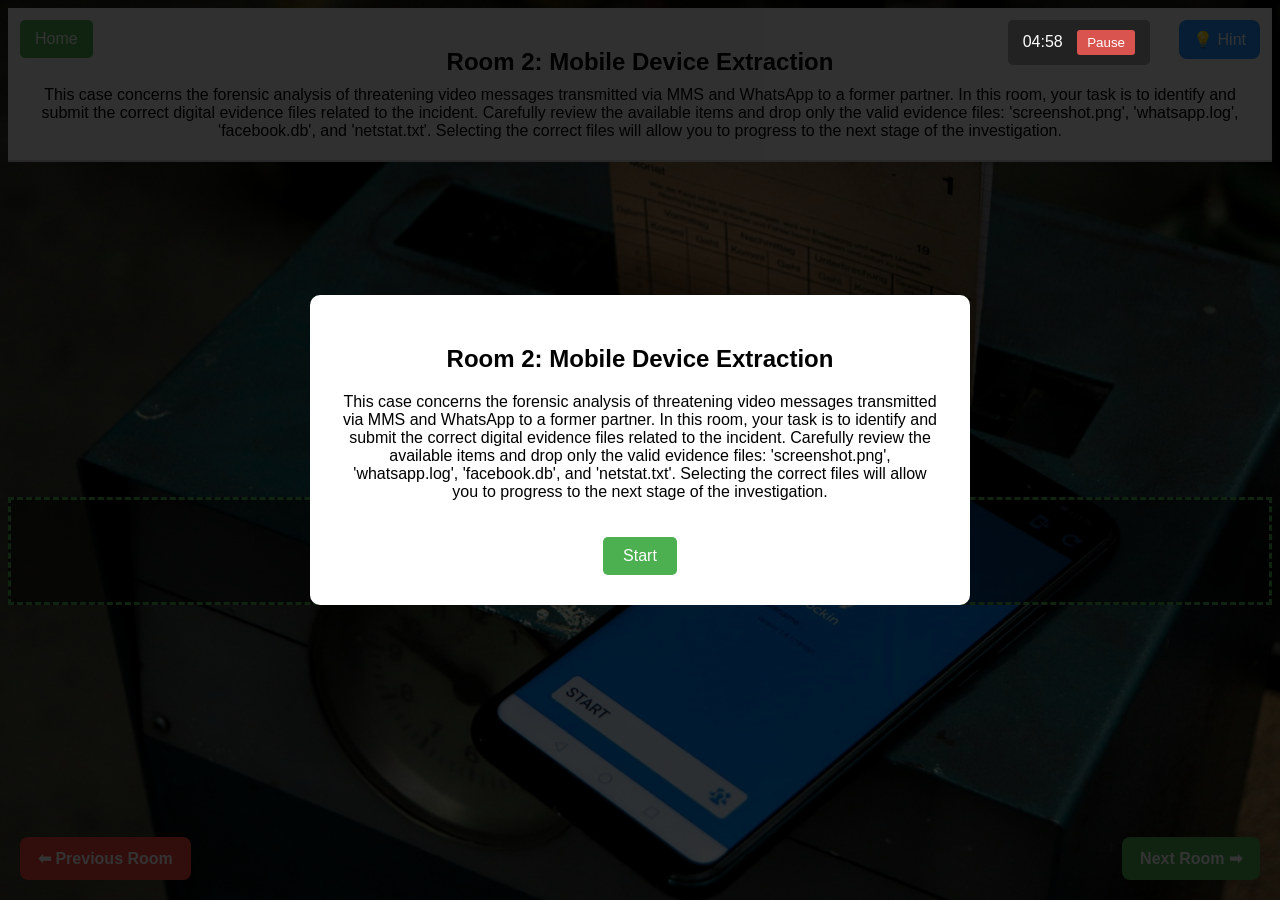
<file: projects/Forensic_Escape_Room_Application/room2.html>
<!DOCTYPE html>

<html lang="en">
<head>
<meta charset="utf-8"/>
<title>Forensic Escape Room</title>
<link href="style.css" rel="stylesheet"/>
<meta content="width=device-width, initial-scale=1.0" name="viewport"/></head>
<body data-room="2">
<!-- Room Intro Modal -->
<div id="roomIntroModal" style="position: fixed; z-index: 10000; left: 0; top: 0; width: 100%; height: 100%; overflow: auto; background-color: rgba(0,0,0,0.8); display: flex; align-items: center; justify-content: center;">
<div style="background-color: #fff; padding: 30px; border-radius: 10px; width: 80%; max-width: 600px; text-align: center;">
<h2>Room 2: Mobile Device Extraction</h2>
<p>This case concerns the forensic analysis of threatening video messages transmitted via MMS and WhatsApp to a former partner. In this room, your task is to identify and submit the correct digital evidence files related to the incident. Carefully review the available items and drop only the valid evidence files: 'screenshot.png', 'whatsapp.log', 'facebook.db', and 'netstat.txt'. Selecting the correct files will allow you to progress to the next stage of the investigation.</p>
<button onclick="document.getElementById('roomIntroModal').style.display='none'" style="margin-top: 20px; padding: 10px 20px; background-color: #4CAF50; color: white; border: none; border-radius: 5px; font-size: 16px; cursor: pointer;">Start</button>
</div>
</div>
<div style="padding: 20px; background-color: #f2f2f2; border-bottom: 2px solid #ccc;">
<h2 style="margin-bottom: 10px;">Room 2: Mobile Device Extraction</h2>
<p style="margin: 0;">This case concerns the forensic analysis of threatening video messages transmitted via MMS and WhatsApp to a former partner. In this room, your task is to identify and submit the correct digital evidence files related to the incident. Carefully review the available items and drop only the valid evidence files: 'screenshot.png', 'whatsapp.log', 'facebook.db', and 'netstat.txt'. Selecting the correct files will allow you to progress to the next stage of the investigation.</p>
</div>
<button id="smartHintBtn">💡 Hint</button>
<style>
#smartHintBtn {
    position: absolute;
    top: 20px;
    right: 20px;
    padding: 10px 15px;
    background-color: #2196F3;
    color: white;
    border: none;
    border-radius: 5px;
    font-size: 16px;
    z-index: 9999;
    cursor: pointer;
}
</style>
<a href="main_menu.html" style="position: fixed; top: 20px; left: 20px; background-color: #4CAF50; color: white; padding: 10px 15px; border-radius: 5px; text-decoration: none; z-index: 999;">Home</a>
<div id="start-screen" style="text-align:center; margin-top:20%;">
</div><div id="game" style="display:none;">
<h1>Forensic Escape Room</h1>
<div id="score">Score: 0</div>
<button id="hint-btn">💡 Hint</button>
<div class="room">
<img alt="Office Room" id="office-bg" src="assets/office.jpg"/>
<div class="hotspot" id="usb" style="top: 50%; left: 30%;"></div>
<div class="room" id="room2" style="display:none;">
<img alt="Office Room" id="room2-bg" src="assets/mobile-forensics.jpg"/>
<div class="hotspot" id="usb" style="top: 50%; left: 30%;"></div>
<div style="text-align:center; margin-top:20px;">
<button onclick="showRoom('room1')">Previous Room</button>
<button onclick="showRoom('room3')">Next Room</button>
</div>
<div style="text-align:center; margin-top:10px;">
<button onclick="completeRoom('room1')">✅ Complete Room1</button>
</div>
</div> <!-- close Room 2 -->
<div class="room" id="room3" style="display:none;">
<img alt="Office Room" id="room3-bg" src="assets/office.jpg"/>
<div class="hotspot" id="usb" style="top: 50%; left: 30%;"></div>
<div style="text-align:center; margin-top:20px;">
<button onclick="showRoom('room2')">Previous Room</button>
<button onclick="showRoom('room4')">Next Room</button>
</div>
<div style="text-align:center; margin-top:10px;">
<button onclick="completeRoom('room2')">✅ Complete Room2</button>
</div>
</div> <!-- close Room 3 -->
<div class="room" id="room4" style="display:none;">
<img alt="Office Room" id="room4-bg" src="assets/office.jpg"/>
<div class="hotspot" id="usb" style="top: 50%; left: 30%;"></div>
<div style="text-align:center; margin-top:20px;">
<button onclick="showRoom('room3')">Previous Room</button>
<button onclick="showRoom('room5')">Next Room</button>
</div>
<div style="text-align:center; margin-top:10px;">
<button onclick="completeRoom('room3')">✅ Complete Room3</button>
</div>
</div> <!-- close Room 4 -->
<div class="hotspot" id="sticky" style="top: 40%; left: 60%;"></div>
<div class="hotspot" id="mug" style="top: 85%; left: 20%;"></div>
<div class="hotspot" id="folder" style="top: 20%; left: 25%;"></div>
<div class="hotspot" id="keyboard" style="top: 60%; left: 40%;"></div>
<div class="hotspot" id="frame" style="top: 30%; left: 70%;"></div>
</div>
<div class="modal hidden" id="modal">
<div class="modal-content">
<h2 id="clue-name"></h2>
<p id="clue-description"></p>
<button id="preserve-btn">✅ Preserve</button>
<button id="discard-btn">❌ Discard</button>
</div>
</div>
<div id="leaderboard">
<h2>Leaderboard</h2>
<ul id="leaderboard-list"></ul>
<button id="reset-leaderboard-btn">Reset Leaderboard</button>
<button onclick="window.location.href='room2.html'" style="margin-left: 10px;">➡️ Next Room</button>
</div>
<div id="inventory">
<h2>Inventory</h2>
<ul id="inventory-list"></ul>
</div>
<div class="modal hidden" id="final-modal">
<div class="modal-content">
<h2>🎉 All clues collected!</h2>
<p id="final-score"></p>
<button onclick="location.reload()">Play Again</button><button onclick="window.location.href='room2.html'" style="margin-left: 10px;">➡️ Next Room</button>
</div>
</div>
<script src="app.js">
bin.addEventListener('drop', event => {
    event.preventDefault();
    const id = event.dataTransfer.getData('text');

    if (!dropped.includes(id)) {
        if (validFiles.includes(id)) {
            const draggedEl = document.getElementById(id);
            dropped.push(id);
            bin.appendChild(draggedEl);

            switch(id) {
        case "log_whatsapp":
            alert("✅ whatsapp.log is valid evidence.");
            break;
    

        case "log_netstat":
            alert("✅ netstat.txt is valid evidence.");
            break;
    
            }

            if (validFiles.every(file => dropped.includes(file))) {
                alert("🎉 All correct evidence files collected!");
                localStorage.setItem("room2_complete", "true");
            }
        } else {
            switch(id) {
        case "log_facebook":
            alert("❌ facebook.db is not relevant and cannot be dropped in the bin.");
            break;
    

        case "log_screenshot":
            alert("❌ screenshot.png is not relevant and cannot be dropped in the bin.");
            break;
    
            }
        }
    }
});

</script>
</div>
<audio autoplay="" id="background-music" loop="" src="assets/background-music.mp3"></audio>
<audio id="clue-sound" src="assets/clue-sound.mp3"></audio>
<style>
    .drag-container {
        display: flex;
        flex-wrap: wrap;
        gap: 15px;
        margin-top: 30px;
        justify-content: center;
    }
    .log-item {
        padding: 10px 15px;
        background-color: #444;
        color: white;
        border: 2px dashed #888;
        border-radius: 5px;
        cursor: grab;
    }
    .evidence-bin {
        margin-top: 40px;
        border: 3px dashed #4CAF50;
        padding: 40px;
        text-align: center;
        font-size: 1.2em;
        color: white;
        background-color: rgba(0,0,0,0.5);
    }
</style>
<div class="drag-container">
<div class="log-item" draggable="true" id="log_screenshot">screenshot.png</div>
<div class="log-item" draggable="true" id="log_whatsapp">whatsapp.log</div>
<div class="log-item" draggable="true" id="log_facebook">facebook.db</div>
<div class="log-item" draggable="true" id="log_netstat">netstat.txt</div>
</div>
<div class="evidence-bin" id="evidenceBin">
    Drop Valid Evidence Files Here
</div>
<style>
    #timer {
        position: fixed;
        top: 20px;
        right: 20px;
        background-color: #222;
        color: white;
        padding: 10px 15px;
        border-radius: 5px;
        z-index: 1000;
        font-weight: bold;
    }
    #hintBtn {
        position: fixed;
        bottom: 20px;
        right: 20px;
        padding: 10px 15px;
        background-color: #ff9800;
        color: white;
        border: none;
        border-radius: 5px;
        z-index: 1000;
        cursor: pointer;
    }
</style>
<!-- Room Navigation Buttons -->
<a href="room1.html" style="
    position: fixed;
    bottom: 20px;
    left: 20px;
    background-color: #f44336;
    color: white;
    padding: 12px 18px;
    border-radius: 8px;
    text-decoration: none;
    font-weight: bold;
    z-index: 999;
">⬅ Previous Room</a>
<a href="room3.html" style="
    position: fixed;
    bottom: 20px;
    right: 20px;
    background-color: #4CAF50;
    color: white;
    padding: 12px 18px;
    border-radius: 8px;
    text-decoration: none;
    font-weight: bold;
    z-index: 999;
">Next Room ➡</a>
<div id="timerContainer" style="position: fixed; top: 20px; right: 130px; background-color: #222; color: #fff; padding: 10px 15px; border-radius: 5px; font-family: Arial, sans-serif; z-index: 10000;">
<span id="countdown">05:00</span>
<button id="pauseBtn" style="margin-left: 10px; background-color: #e74c3c; color: white; border: none; padding: 5px 10px; border-radius: 3px; cursor: pointer;">Pause</button>
</div>
<div id="timeoutMessage" style="display: none; position: fixed; top: 40%; left: 50%; transform: translate(-50%, -50%); background-color: #e74c3c; color: white; font-size: 24px; padding: 20px 30px; border-radius: 10px; z-index: 10001;">
    ⏰ Time is up!
</div>
<!-- HINT_TRACKER_PATCH_R2 -->
<script>
    const validFiles = ['log_whatsapp', 'log_netstat'];
const evidenceLabels = {
    "log_whatsapp": "whatsapp.log",
    "log_netstat": "netstat.txt",
    "log_facebook": "facebook.db",
    "log_screenshot": "screenshot.png"
};
    let dropped = [];

    document.querySelectorAll('.log-item').forEach(item => {
        item.addEventListener('dragstart', event => {
            event.dataTransfer.setData('text/plain', event.target.id);
        });
    });

    const bin = document.getElementById('evidenceBin');
    bin.addEventListener('dragover', event => event.preventDefault());

    



bin.addEventListener('drop', event => {
    event.preventDefault();
    const id = event.dataTransfer.getData('text');

    if (!dropped.includes(id)) {
        if (validFiles.includes(id)) {
            const draggedEl = document.getElementById(id);
            dropped.push(id);
            bin.appendChild(draggedEl);

            switch(id) {
        case "log_whatsapp":
            alert("✅ whatsapp.log is valid evidence.");
            break;
    

        case "log_netstat":
            alert("✅ netstat.txt is valid evidence.");
            break;
    
            }

            if (validFiles.every(file => dropped.includes(file))) {
                alert("🎉 All correct evidence files collected!");
                localStorage.setItem("room2_complete", "true");
            }
        } else {
            switch(id) {
        case "log_facebook":
            alert("❌ facebook.db is not relevant and cannot be dropped in the bin.");
            break;
    

        case "log_screenshot":
            alert("❌ screenshot.png is not relevant and cannot be dropped in the bin.");
            break;
    
            }
        }
    }
});

</script><script>
  // Call this when a valid clue is discovered
  function incrementClueCount() {
    let count = parseInt(localStorage.getItem("cluesFound")) || 0;
    localStorage.setItem("cluesFound", count + 1);
    console.log("Clue count incremented to:", count + 1);
  }

  // Example: replace or call incrementClueCount() when real clues are found
  // document.getElementById('clue-id').addEventListener('click', incrementClueCount);
</script><script>
  document.addEventListener("DOMContentLoaded", function() {

    const hintBtn = document.getElementById("smartHintBtn");
    hintBtn.addEventListener("click", function () {
      alert("Check the digital traces on the mobile device and think about common app data locations.");
});
  });
</script><script>
document.addEventListener("DOMContentLoaded", function() {

    var btn = document.getElementById("smartHintBtn");
  if (!btn) return;
  // Increment both global and per-room counters (Room 2 didn't update them before)
  btn.addEventListener("click", function(){
    try {
      var g = parseInt(localStorage.getItem("hintsUsed") || "0", 10);
      localStorage.setItem("hintsUsed", String(g + 1));
      var key = "room2_hints";
      var n = parseInt(localStorage.getItem(key) || "0", 10);
      localStorage.setItem(key, String(n + 1));
    } catch(e) {}
  }, {capture:true
});
});
</script>
<!-- FIRST_SEEN_TS_PATCH -->
<script>
(function(){
  try{
    if (!localStorage.getItem('firstSeenTs')){
      var now = Date.now();
      localStorage.setItem('firstSeenTs', String(now));
      if (!localStorage.getItem('gameStartTs')) localStorage.setItem('gameStartTs', String(now));
    } else if (!localStorage.getItem('gameStartTs')) {
      localStorage.setItem('gameStartTs', localStorage.getItem('firstSeenTs'));
    }
  }catch(e){}
})();
</script>

</body>
</html>
</file>
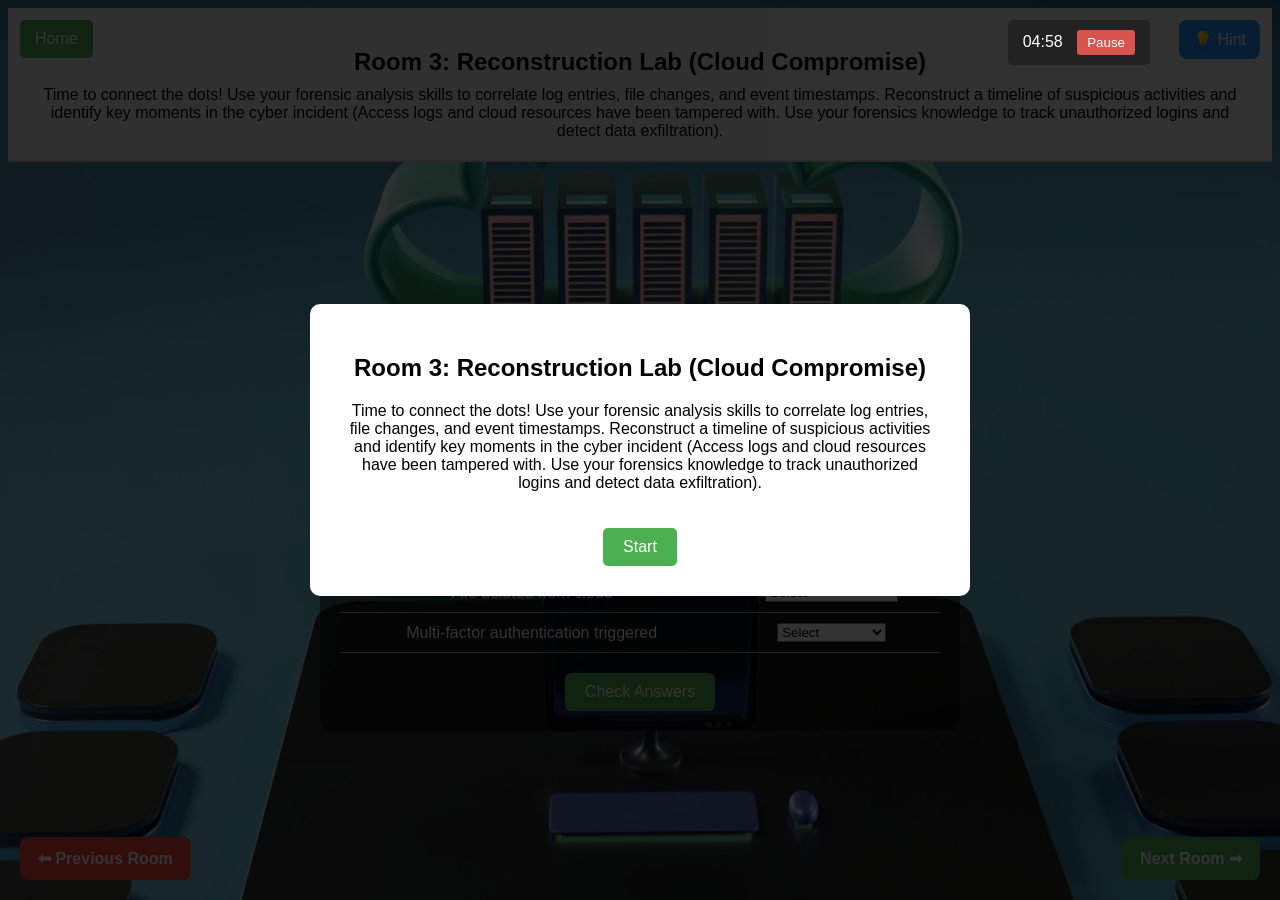
<file: projects/Forensic_Escape_Room_Application/room3.html>
<!DOCTYPE html>

<html lang="en">
<head>
<meta charset="utf-8"/>
<title>Forensic Escape Room</title>
<link href="style.css" rel="stylesheet"/>
<meta content="width=device-width, initial-scale=1.0" name="viewport"/></head>
<body data-room="3">
<!-- Room Intro Modal -->
<div id="roomIntroModal" style="position: fixed; z-index: 10000; left: 0; top: 0; width: 100%; height: 100%; overflow: auto; background-color: rgba(0,0,0,0.8); display: flex; align-items: center; justify-content: center;">
<div style="background-color: #fff; padding: 30px; border-radius: 10px; width: 80%; max-width: 600px; text-align: center;">
<h2>Room 3: Reconstruction Lab (Cloud Compromise)</h2>
<p>Time to connect the dots! Use your forensic analysis skills to correlate log entries, file changes, and event timestamps. Reconstruct a timeline of suspicious activities and identify key moments in the cyber incident (Access logs and cloud resources have been tampered with. Use your forensics knowledge to track unauthorized logins and detect data exfiltration).</p>
<button onclick="document.getElementById('roomIntroModal').style.display='none'" style="margin-top: 20px; padding: 10px 20px; background-color: #4CAF50; color: white; border: none; border-radius: 5px; font-size: 16px; cursor: pointer;">Start</button>
</div>
</div>
<div style="padding: 20px; background-color: #f2f2f2; border-bottom: 2px solid #ccc;">
<h2 style="margin-bottom: 10px;">Room 3: Reconstruction Lab (Cloud Compromise)</h2>
<p style="margin: 0;">Time to connect the dots! Use your forensic analysis skills to correlate log entries, file changes, and event timestamps. Reconstruct a timeline of suspicious activities and identify key moments in the cyber incident (Access logs and cloud resources have been tampered with. Use your forensics knowledge to track unauthorized logins and detect data exfiltration).</p>
</div>
<button id="smartHintBtn">💡 Hint</button>
<style>
#smartHintBtn {
    position: absolute;
    top: 20px;
    right: 20px;
    padding: 10px 15px;
    background-color: #2196F3;
    color: white;
    border: none;
    border-radius: 5px;
    font-size: 16px;
    z-index: 9999;
    cursor: pointer;
}
</style>
<a href="main_menu.html" style="position: fixed; top: 20px; left: 20px; background-color: #4CAF50; color: white; padding: 10px 15px; border-radius: 5px; text-decoration: none; z-index: 999;">Home</a>
<div id="start-screen" style="text-align:center; margin-top:20%;">
</div><div id="game" style="display:none;">
<h1>Forensic Escape Room</h1>
<div id="score">Score: 0</div>
<button id="hint-btn">💡 Hint</button>
<div class="room">
<img alt="Office Room" id="office-bg" src="assets/office.jpg"/>
<div class="hotspot" id="usb" style="top: 50%; left: 30%;"></div>
<div class="room" id="room2" style="display:none;">
<img alt="Office Room" id="room2-bg" src="assets/cloud-recovery.jpg"/>
<div class="hotspot" id="usb" style="top: 50%; left: 30%;"></div>
<div style="text-align:center; margin-top:20px;">
<button onclick="showRoom('room1')">Previous Room</button>
<button onclick="showRoom('room3')">Next Room</button>
</div>
<div style="text-align:center; margin-top:10px;">
<button onclick="completeRoom('room1')">✅ Complete Room1</button>
</div>
</div> <!-- close Room 2 -->
<div class="room" id="room3" style="display:none;">
<img alt="Office Room" id="room3-bg" src="assets/office.jpg"/>
<div class="hotspot" id="usb" style="top: 50%; left: 30%;"></div>
<div style="text-align:center; margin-top:20px;">
<button onclick="showRoom('room2')">Previous Room</button>
<button onclick="showRoom('room4')">Next Room</button>
</div>
<div style="text-align:center; margin-top:10px;">
<button onclick="completeRoom('room2')">✅ Complete Room2</button>
</div>
</div> <!-- close Room 3 -->
<div class="room" id="room4" style="display:none;">
<img alt="Office Room" id="room4-bg" src="assets/office.jpg"/>
<div class="hotspot" id="usb" style="top: 50%; left: 30%;"></div>
<div style="text-align:center; margin-top:20px;">
<button onclick="showRoom('room3')">Previous Room</button>
<button onclick="showRoom('room5')">Next Room</button>
</div>
<div style="text-align:center; margin-top:10px;">
<button onclick="completeRoom('room3')">✅ Complete Room3</button>
</div>
</div> <!-- close Room 4 -->
<div class="hotspot" id="sticky" style="top: 40%; left: 60%;"></div>
<div class="hotspot" id="mug" style="top: 85%; left: 20%;"></div>
<div class="hotspot" id="folder" style="top: 20%; left: 25%;"></div>
<div class="hotspot" id="keyboard" style="top: 60%; left: 40%;"></div>
<div class="hotspot" id="frame" style="top: 30%; left: 70%;"></div>
</div>
<div class="modal hidden" id="modal">
<div class="modal-content">
<h2 id="clue-name"></h2>
<p id="clue-description"></p>
<button id="preserve-btn">✅ Preserve</button>
<button id="discard-btn">❌ Discard</button>
</div>
</div>
<div id="leaderboard">
<h2>Leaderboard</h2>
<ul id="leaderboard-list"></ul>
<button id="reset-leaderboard-btn">Reset Leaderboard</button>
<button onclick="window.location.href='room2.html'" style="margin-left: 10px;">➡️ Next Room</button>
</div>
<div id="inventory">
<h2>Inventory</h2>
<ul id="inventory-list"></ul>
</div>
<div class="modal hidden" id="final-modal">
<div class="modal-content">
<h2>🎉 All clues collected!</h2>
<p id="final-score"></p>
<button onclick="location.reload()">Play Again</button><button onclick="window.location.href='room2.html'" style="margin-left: 10px;">➡️ Next Room</button>
</div>
</div>
<script src="app.js"></script>
</div>
<audio autoplay="" id="background-music" loop="" src="assets/background-music.mp3"></audio>
<audio id="clue-sound" src="assets/clue-sound.mp3"></audio>
<style>
    .match-table {
        margin-top: 30px;
        background-color: rgba(0,0,0,0.5);
        padding: 20px;
        border-radius: 10px;
        color: white;
        width: 80%;
        max-width: 600px;
        margin-left: auto;
        margin-right: auto;
    }
    .match-table table {
        width: 100%;
        border-collapse: collapse;
    }
    .match-table th, .match-table td {
        padding: 10px;
        border-bottom: 1px solid #999;
    }
    .check-btn {
        margin-top: 20px;
        background-color: #4CAF50;
        color: white;
        padding: 10px 20px;
        border: none;
        border-radius: 6px;
        font-size: 1em;
        cursor: pointer;
    }
</style>
<div class="match-table">
<h3>Match Cloud Actions to Events</h3>
<table>
<tr>
<th>Action</th>
<th>Event</th>
</tr>
<tr>
<td>Login from unknown IP</td>
<td>
<select id="q1">
<option value="">Select</option>
<option value="User warning">User warning</option>
<option value="Token refresh">Token refresh</option>
<option value="Geo-fencing alert">Geo-fencing alert</option>
</select>
</td>
</tr>
<tr>
<td>File deleted from cloud</td>
<td>
<select id="q2">
<option value="">Select</option>
<option value="Deletion log">Deletion log</option>
<option value="Upload request">Upload request</option>
<option value="Permission update">Permission update</option>
</select>
</td>
</tr>
<tr>
<td>Multi-factor authentication triggered</td>
<td>
<select id="q3">
<option value="">Select</option>
<option value="MFA event">MFA event</option>
<option value="Access denied">Access denied</option>
<option value="Log cleared">Log cleared</option>
</select>
</td>
</tr>
</table>
<button class="check-btn" onclick="checkAnswers()">Check Answers</button>
</div>
<style>
    #timer {
        position: fixed;
        top: 20px;
        right: 20px;
        background-color: #222;
        color: white;
        padding: 10px 15px;
        border-radius: 5px;
        z-index: 1000;
        font-weight: bold;
    }
    #hintBtn {
        position: fixed;
        bottom: 20px;
        right: 20px;
        padding: 10px 15px;
        background-color: #ff9800;
        color: white;
        border: none;
        border-radius: 5px;
        z-index: 1000;
        cursor: pointer;
    }
</style>
<!-- Room Navigation Buttons -->
<a href="room2.html" style="
    position: fixed;
    bottom: 20px;
    left: 20px;
    background-color: #f44336;
    color: white;
    padding: 12px 18px;
    border-radius: 8px;
    text-decoration: none;
    font-weight: bold;
    z-index: 999;
">⬅ Previous Room</a>
<a href="room4.html" style="
    position: fixed;
    bottom: 20px;
    right: 20px;
    background-color: #4CAF50;
    color: white;
    padding: 12px 18px;
    border-radius: 8px;
    text-decoration: none;
    font-weight: bold;
    z-index: 999;
">Next Room ➡</a>
<div id="timerContainer" style="position: fixed; top: 20px; right: 130px; background-color: #222; color: #fff; padding: 10px 15px; border-radius: 5px; font-family: Arial, sans-serif; z-index: 10000;">
<span id="countdown">05:00</span>
<button id="pauseBtn" style="margin-left: 10px; background-color: #e74c3c; color: white; border: none; padding: 5px 10px; border-radius: 3px; cursor: pointer;">Pause</button>
</div>
<div id="timeoutMessage" style="display: none; position: fixed; top: 40%; left: 50%; transform: translate(-50%, -50%); background-color: #e74c3c; color: white; font-size: 24px; padding: 20px 30px; border-radius: 10px; z-index: 10001;">
    ⏰ Time is up!
</div>
<!-- HINT_TRACKER_PATCH_R3 -->
<script>
    function checkAnswers() {
        const a1 = document.getElementById('q1').value;
        const a2 = document.getElementById('q2').value;
        const a3 = document.getElementById('q3').value;
        if (a1 === 'Geo-fencing alert' && a2 === 'Deletion log' && a3 === 'MFA event') {
            alert("✅ All matches are correct!");
            localStorage.setItem("room3_complete", "true");
        } else {
            alert("❌ Some answers are incorrect. Try again!");
        }
    }
</script><script>
  // Call this when a valid clue is discovered
  function incrementClueCount() {
    let count = parseInt(localStorage.getItem("cluesFound")) || 0;
    localStorage.setItem("cluesFound", count + 1);
    console.log("Clue count incremented to:", count + 1);
  }

  // Example: replace or call incrementClueCount() when real clues are found
  // document.getElementById('clue-id').addEventListener('click', incrementClueCount);
</script><script>
  document.addEventListener("DOMContentLoaded", function() {

    const hintBtn = document.getElementById("smartHintBtn");
    hintBtn.addEventListener("click", function () {
      alert("Analyze the metadata in the cloud storage logs — look for unusual access patterns.");
});
  });
</script><script>
document.addEventListener("DOMContentLoaded", function() {

    var btn = document.getElementById("smartHintBtn");
  if (!btn) return;
  // Increment both global and per-room counters (Room 3 didn't update them before)
  btn.addEventListener("click", function(){
    try {
      var g = parseInt(localStorage.getItem("hintsUsed") || "0", 10);
      localStorage.setItem("hintsUsed", String(g + 1));
      var key = "room3_hints";
      var n = parseInt(localStorage.getItem(key) || "0", 10);
      localStorage.setItem(key, String(n + 1));
    } catch(e) {}
  }, {capture:true
});
});
</script>
<!-- FIRST_SEEN_TS_PATCH -->
<script>
(function(){
  try{
    if (!localStorage.getItem('firstSeenTs')){
      var now = Date.now();
      localStorage.setItem('firstSeenTs', String(now));
      if (!localStorage.getItem('gameStartTs')) localStorage.setItem('gameStartTs', String(now));
    } else if (!localStorage.getItem('gameStartTs')) {
      localStorage.setItem('gameStartTs', localStorage.getItem('firstSeenTs'));
    }
  }catch(e){}
})();
</script>

</body>
</html>
</file>
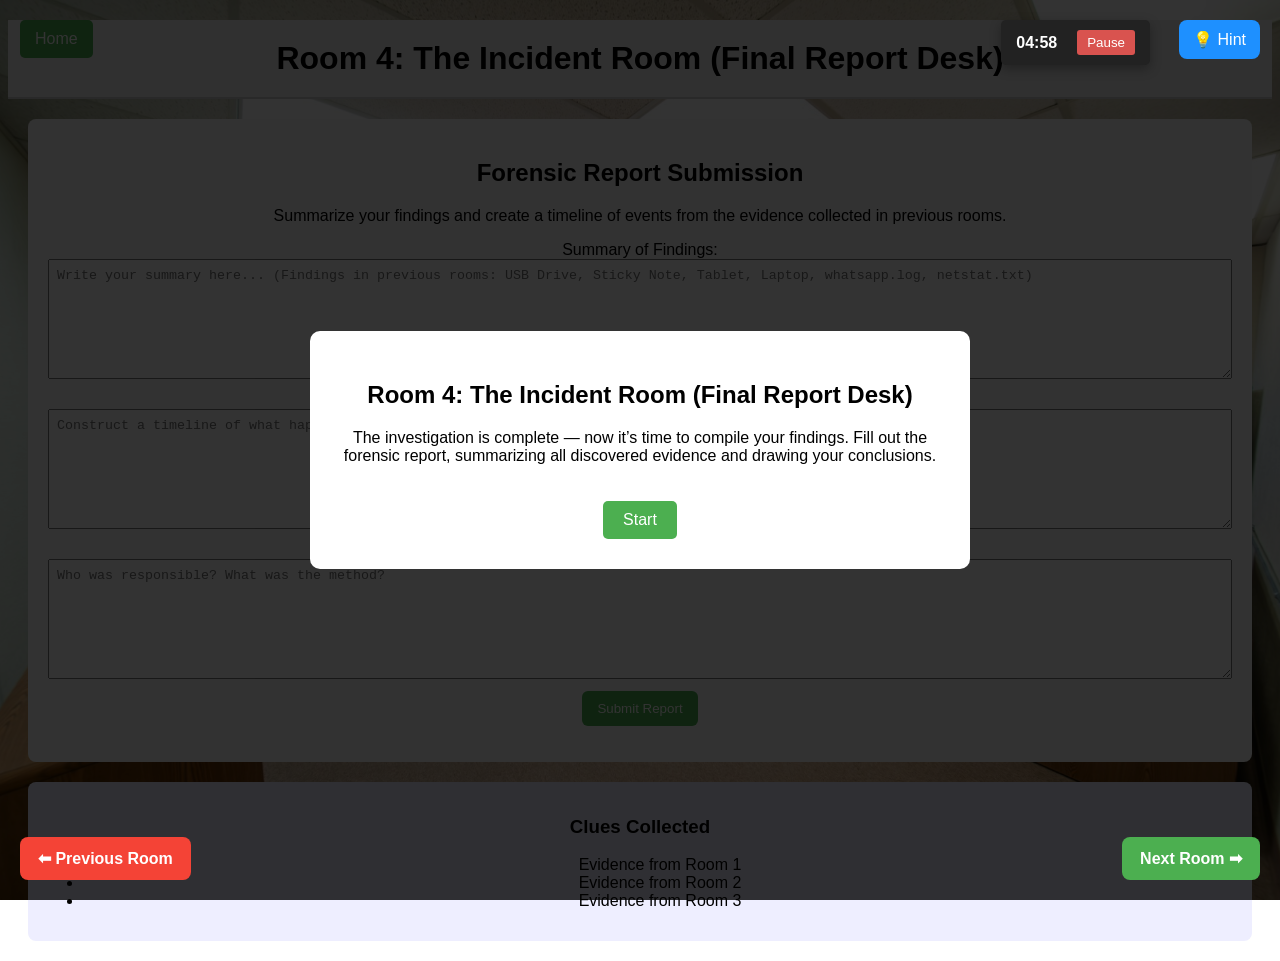
<file: projects/Forensic_Escape_Room_Application/room4.html>
<a href="main_menu.html" style="position: fixed; top: 20px; left: 20px; background-color: #4CAF50; color: white; padding: 10px 15px; border-radius: 5px; text-decoration: none; z-index: 999;">Home</a>
<div id="timerContainer" style="position: fixed; top: 20px; right: 130px; background-color: #222; color: #fff; padding: 10px 15px; border-radius: 5px; font-family: Arial, sans-serif; z-index: 10000;">
<span id="countdown">05:00</span>
<button id="pauseBtn" style="margin-left: 10px; background-color: #e74c3c; color: white; border: none; padding: 5px 10px; border-radius: 3px; cursor: pointer;">Pause</button>
</div>
<div id="timeoutMessage" style="display: none; position: fixed; top: 40%; left: 50%; transform: translate(-50%, -50%); background-color: #e74c3c; color: white; font-size: 24px; padding: 20px 30px; border-radius: 10px; z-index: 10001;">
    ⏰ Time is up!
</div>
<!DOCTYPE html>

<html lang="en">
<head>
<meta charset="utf-8"/>
<title>Forensic Escape Room - Room 4</title>
<meta content="width=device-width, initial-scale=1.0" name="viewport"/>
<link href="style.css" rel="stylesheet"/>
<style>
    body { font-family: Arial, sans-serif; }
    /* Smart Hint button */
    #smartHintBtn {
      position: absolute;
      top: 20px;
      right: 20px;
      padding: 10px 15px;
      background-color: #2196F3;
      color: white;
      border: none;
      border-radius: 5px;
      font-size: 16px;
      z-index: 9000;
      cursor: pointer;
    }
    /* Intro modal */
    #roomIntroModal {
      position: fixed;
      z-index: 8000;
      left: 0; top: 0; width: 100%; height: 100%;
      overflow: auto; background-color: rgba(0,0,0,0.8);
      display: flex; align-items: center; justify-content: center;
    }
    #roomIntroModal .content {
      background-color: #fff;
      padding: 30px;
      border-radius: 10px;
      width: 80%;
      max-width: 600px;
      text-align: center;
    }
    .report-form { margin: 20px; padding: 20px; background: #f9f9f9; border-radius: 8px; }
    .report-form textarea { width: 100%; min-height: 120px; margin-bottom: 12px; padding: 8px; }
    .inventory { margin: 20px; padding: 15px; background: #eef; border-radius: 8px; }
    /* Timer look: dark panel + red Pause button (matching other rooms) */
    #timerContainer {
      position: fixed; top: 20px; right: 20px;
      background: #111; color: #fff; padding: 10px 14px;
      border-radius: 8px; z-index: 10000;
      box-shadow: 0 4px 12px rgba(0,0,0,0.3);
      display: flex; align-items: center; gap: 10px;
      font-weight: 600;
    }
    #pauseBtn {
      background: #e53935; color: #fff; border: none;
      padding: 6px 10px; border-radius: 6px; cursor: pointer;
    }
    #timeoutMessage {
      display: none; position: fixed; top: 40%; left: 50%;
      transform: translate(-50%, -50%);
      background: rgba(0,0,0,0.88); color: #fff;
      font-size: 24px; padding: 20px 30px; border-radius: 10px;
      z-index: 11000;
    }
  </style>

<!-- Added inline background for Room 4 -->
<style>
  body {
    background: url('assets/incident-room-final-report.jpg') no-repeat center center fixed;
    background-size: cover;
  }
</style>
</head>
<!-- TIMER_MATCH_R1_R3 --><!-- Timer (5 minutes) -->
<!-- Intro Modal -->
<div id="roomIntroModal">
<div class="content">
<h2>Room 4: The Incident Room (Final Report Desk)</h2>
<p>The investigation is complete — now it’s time to compile your findings. Fill out the forensic report, summarizing all discovered evidence and drawing your conclusions.</p>
<button onclick="document.getElementById('roomIntroModal').style.display='none'" style="margin-top: 20px; padding: 10px 20px; background-color: #4CAF50; color: white; border: none; border-radius: 5px; font-size: 16px; cursor: pointer;">
      Start
    </button>
</div>
</div>
<h1 style="padding: 20px; background-color: #f2f2f2; border-bottom: 2px solid #ccc;">Room 4: The Incident Room (Final Report Desk)</h1>
<button id="smartHintBtn">💡 Hint</button>
<div class="report-form">
<h2>Forensic Report Submission</h2>
<p>Summarize your findings and create a timeline of events from the evidence collected in previous rooms.</p>
<form id="reportForm">
<label for="summary">Summary of Findings:</label><br/>
<textarea id="summary" placeholder="Write your summary here... (Findings in previous rooms: USB Drive, Sticky Note, Tablet, Laptop, whatsapp.log, netstat.txt)"></textarea><br/>
<label for="timeline">Timeline of Events:</label><br/>
<textarea id="timeline" placeholder="Construct a timeline of what happened..."></textarea><br/>
<label for="conclusion">Conclusion / Attribution:</label><br/>
<textarea id="conclusion" placeholder="Who was responsible? What was the method?"></textarea><br/>
<button id="submitReport" style="padding: 10px 15px; background: #4CAF50; color: white; border: none; border-radius: 6px; cursor: pointer;" type="button">Submit Report</button>
</form>
</div>
<div class="inventory">
<h3>Clues Collected</h3>
<ul id="clueList">
<li>Evidence from Room 1</li>
<li>Evidence from Room 2</li>
<li>Evidence from Room 3</li>
</ul>
</div>
<!-- Navigation Buttons -->
<a href="room3.html" style="
    position: fixed;
    bottom: 20px;
    left: 20px;
    background-color: #f44336;
    color: white;
    padding: 12px 18px;
    border-radius: 8px;
    text-decoration: none;
    font-weight: bold;
    z-index: 9000;
">⬅ Previous Room</a>
<a href="room5.html" style="
    position: fixed;
    bottom: 20px;
    right: 20px;
    background-color: #4CAF50;
    color: white;
    padding: 12px 18px;
    border-radius: 8px;
    text-decoration: none;
    font-weight: bold;
    z-index: 9000;
">Next Room ➡</a>
</html>
<script src="app.js"></script>

<!-- FIRST_SEEN_TS_PATCH -->
<script>
(function(){
  try{
    if (!localStorage.getItem('firstSeenTs')){
      var now = Date.now();
      localStorage.setItem('firstSeenTs', String(now));
      if (!localStorage.getItem('gameStartTs')) localStorage.setItem('gameStartTs', String(now));
    } else if (!localStorage.getItem('gameStartTs')) {
      localStorage.setItem('gameStartTs', localStorage.getItem('firstSeenTs'));
    }
  }catch(e){}
})();
</script>
</file>
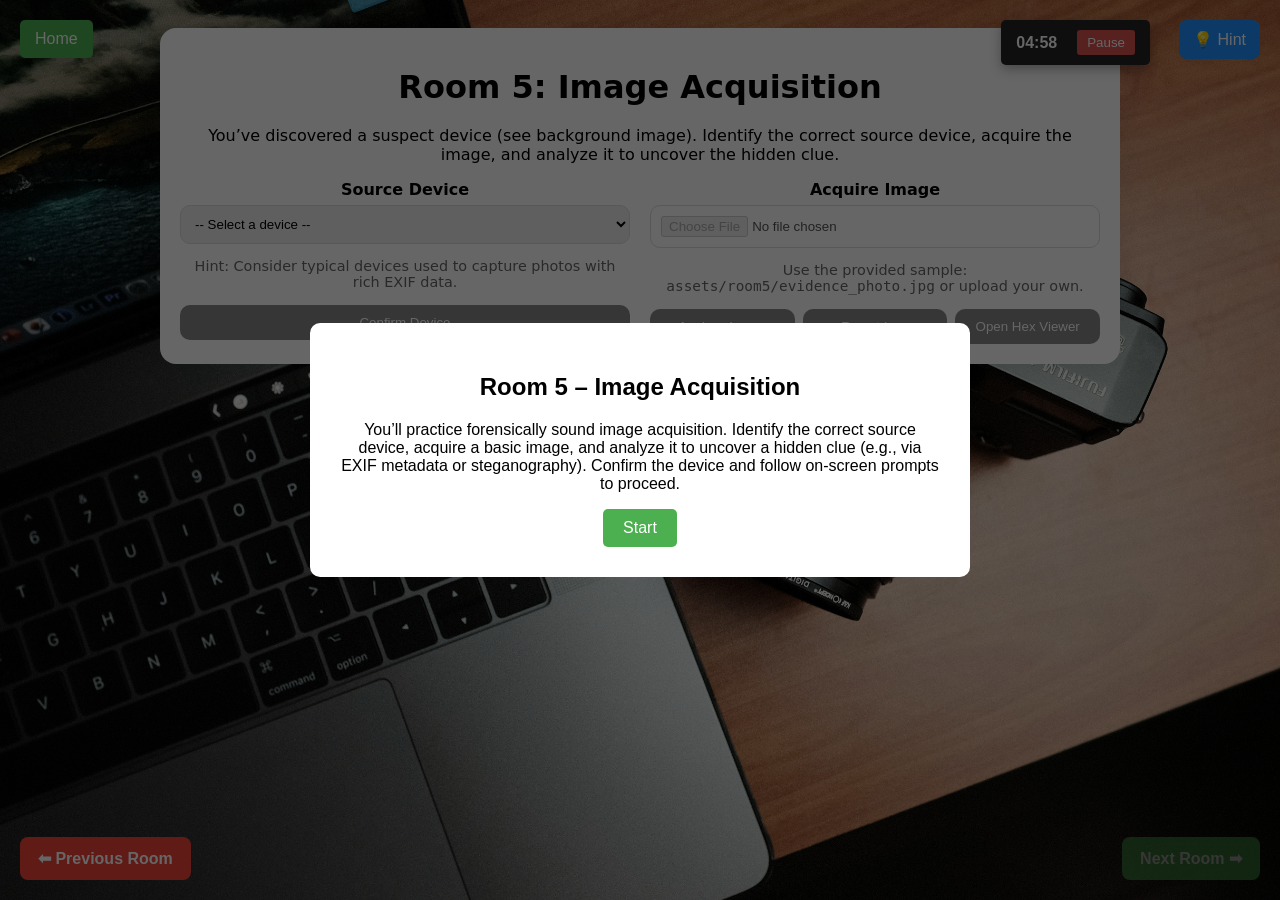
<file: projects/Forensic_Escape_Room_Application/room5.html>
<div id="timerContainer" style="position: fixed; top: 20px; right: 130px; background-color: #222; color: #fff; padding: 10px 15px; border-radius: 5px; font-family: Arial, sans-serif; z-index: 10000;">
<span id="countdown">05:00</span>
<button id="pauseBtn" style="margin-left: 10px; background-color: #e74c3c; color: white; border: none; padding: 5px 10px; border-radius: 3px; cursor: pointer;">Pause</button>
</div>
<div id="timeoutMessage" style="display: none; position: fixed; top: 40%; left: 50%; transform: translate(-50%, -50%); background-color: #e74c3c; color: white; font-size: 24px; padding: 20px 30px; border-radius: 10px; z-index: 10001;">
    ⏰ Time is up!
</div>
<!DOCTYPE html>

<html lang="en">
<head>
<meta charset="utf-8"/>
<meta content="width=device-width, initial-scale=1.0" name="viewport"/>
<title>Room 5 – Image Acquisition</title>
<style>
/* Modals */
#clueModal, #toolModal { position: fixed; z-index: 9500; left: 0; top: 0; width: 100%; height: 100%; display: none; background: rgba(0,0,0,0.5); }
.modal-content { background: #fff; margin: 6% auto; padding: 20px; width: min(92%, 900px); border-radius: 12px; box-shadow: 0 10px 30px rgba(0,0,0,0.2); }
.modal-header { display:flex; align-items:center; justify-content:space-between; gap:12px; }
.modal-header h2 { margin:0; }
.modal-body { margin-top: 12px; }
button.primary { padding: 8px 14px; border-radius: 8px; border: none; cursor: pointer; }

/* Layout */
.container { max-width: 960px; margin: 0 auto; padding: 20px; font-family: system-ui, -apple-system, Segoe UI, Roboto, sans-serif; }
.card { background: #fff; border-radius: 16px; padding: 20px; box-shadow: 0 6px 24px rgba(0,0,0,0.08); }
.row { display: grid; grid-template-columns: 1fr 1fr; gap: 20px; }
.label { font-weight: 600; margin-bottom: 6px; display:block; }
.select, .btn, input[type="file"] { padding: 10px; border-radius: 10px; border: 1px solid #ddd; width: 100%; }
.btn { background: #111; color: #fff; cursor: pointer; border: none; }
.btn:disabled { opacity: 0.5; cursor: not-allowed; }
.small { color: #666; font-size: 0.9rem; }
.inventory { margin-top: 20px; padding: 12px; border-radius: 12px; background: #f6f7f9; }

/* Smart Hint button */
#smartHintBtn {
  position: absolute;
  top: 20px;
  right: 20px;
  padding: 10px 15px;
  background-color: #2196F3;
  color: white;
  border: none;
  border-radius: 5px;
  font-size: 16px;
  z-index: 9000;
  cursor: pointer;
}
pre.tool-output { background:#0c0c0c; color:#e9e9e9; padding:12px; border-radius:10px; overflow:auto; max-height:60vh; }
.mono { font-family: ui-monospace, SFMono-Regular, Menlo, Monaco, Consolas, "Liberation Mono", "Courier New", monospace; }

/* Timer look: dark panel + red Pause button to match other rooms */
#timerContainer {
  position: fixed; top: 20px; right: 20px;
  background: #111; color: #fff; padding: 10px 14px;
  border-radius: 8px; z-index: 10000;
  box-shadow: 0 4px 12px rgba(0,0,0,0.3);
  display: flex; align-items: center; gap: 10px;
  font-weight: 600;
}
#pauseBtn {
  background: #e53935; color: #fff; border: none;
  padding: 6px 10px; border-radius: 6px; cursor: pointer;
}
#timeoutMessage {
  display: none; position: fixed; top: 40%; left: 50%;
  transform: translate(-50%, -50%);
  background: rgba(0,0,0,0.88); color: #fff;
  font-size: 24px; padding: 20px 30px; border-radius: 10px;
  z-index: 11000;
}
</style>
<!-- Room Intro Modal -->
<div id="roomIntroModal" style="position: fixed; z-index: 11000; top: 0; left: 0; width: 100%; height: 100%;
     background: rgba(0,0,0,0.6); display: flex; align-items: center; justify-content: center;">
<div style="background-color: #fff; padding: 30px; border-radius: 10px; width: 80%; max-width: 600px; text-align: center;">
<h2>Room 5 – Image Acquisition</h2>
<p>
      You’ll practice forensically sound image acquisition. Identify the correct source device,
      acquire a basic image, and analyze it to uncover a hidden clue (e.g., via EXIF metadata or steganography).
      Confirm the device and follow on‑screen prompts to proceed.
    </p>
<button onclick="document.getElementById('roomIntroModal').style.display='none';" style="background-color: #4CAF50; color: #fff; padding: 10px 20px; border: none; 
                   border-radius: 5px; font-size: 16px; cursor: pointer;">
      Start
    </button>
</div>
</div>
<link href="style.css" rel="stylesheet"/><!-- Added inline background for Room 5 -->
<style>
  body {
    background: url('assets/image-acquisition.jpg') no-repeat center center fixed;
    background-size: cover;
  }
</style>
</head>
<!-- TIMER_MATCH_R1_R3 --><!-- Timer (5 minutes) -->
<!-- Navigation -->
<a href="main_menu.html" style="position: fixed; top: 20px; left: 20px; background-color: #4CAF50; color: white; padding: 10px 15px; border-radius: 5px; text-decoration: none; z-index: 999;">Home</a><a href="room4.html" style="position: fixed; bottom: 20px; left: 20px; background-color: #f44336; color: white; padding: 12px 18px; border-radius: 8px; text-decoration: none; font-weight: bold; z-index: 9000;">⬅ Previous Room</a>
<a href="certificate.html" id="nextBtn" style="position: fixed; bottom: 20px; right: 20px; background-color: #4CAF50; color: white; padding: 12px 18px; border-radius: 8px; text-decoration: none; font-weight: bold; z-index: 9000; opacity:0.5; pointer-events:none;">Next Room ➡</a>
<button id="smartHintBtn">💡 Hint</button>
<div class="container">
<div class="card">
<h1>Room 5: Image Acquisition</h1>
<p>You’ve discovered a suspect device (see background image). Identify the correct source device, acquire the image, and analyze it to uncover the hidden clue.</p>
<div class="row">
<div>
<label class="label" for="deviceSelect">Source Device</label>
<select class="select" id="deviceSelect">
<option value="">-- Select a device --</option>
<option value="mobile">Mobile Phone (Android)</option>
<option value="dslr">DSLR Camera</option>
<option value="usb">USB Flash Drive</option>
</select>
<p class="small">Hint: Consider typical devices used to capture photos with rich EXIF data.</p>
<button class="btn" id="confirmDevice">Confirm Device</button>
</div>
<div>
<label class="label">Acquire Image</label>
<input accept="image/*" id="fileInput" type="file"/>
<p class="small">Use the provided sample: <code>assets/room5/evidence_photo.jpg</code> or upload your own.</p>
<div style="display:flex; gap:8px; margin-top:8px;">
<button class="btn" id="analyzeBtn">Analyze Image</button>
<button class="btn" id="stringsBtn" title="Simulate: strings evidence_photo.jpg | grep STEGO_CLUE">Run strings</button>
<button class="btn" id="hexBtn" title="Simulate: hex dump (tail)">Open Hex Viewer</button>
</div>
</div>
</div></div>
</div>
<!-- Clue Modal -->
<div id="clueModal">
<div class="modal-content">
<div class="modal-header"><h2>Clue Found!</h2><button class="primary" id="closeModal">OK</button></div>
<div class="modal-body">
<p id="clueText">...</p>
</div>
</div>
</div>
<!-- Tool Modal -->
<div id="toolModal">
<div class="modal-content">
<div class="modal-header"><h2 id="toolTitle">Tool Output</h2><button class="primary" id="closeTool">Close</button></div>
<div class="modal-body">
<pre class="tool-output mono" id="toolOutput"></pre>
</div>
</div>
</div>
</html>
<script src="app.js"></script>

<!-- FIRST_SEEN_TS_PATCH -->
<script>
(function(){
  try{
    if (!localStorage.getItem('firstSeenTs')){
      var now = Date.now();
      localStorage.setItem('firstSeenTs', String(now));
      if (!localStorage.getItem('gameStartTs')) localStorage.setItem('gameStartTs', String(now));
    } else if (!localStorage.getItem('gameStartTs')) {
      localStorage.setItem('gameStartTs', localStorage.getItem('firstSeenTs'));
    }
  }catch(e){}
})();
</script>
</file>
<file: style.css>
:root {
      --primary: #0f172a;
      --secondary: #020617;
      --accent: #38bdf8;
      --accent-dark: #0284c7;
      --bg: #f8fafc;
      --card: #ffffff;
      --text: #1e293b;
      --muted: #64748b;
      --shadow: rgba(15, 23, 42, 0.12);
    }

    body.dark {
      --primary: #020617;
      --secondary: #0f172a;
      --bg: #0f172a;
      --card: #1e293b;
      --text: #e2e8f0;
      --muted: #cbd5e1;
      --shadow: rgba(56, 189, 248, 0.12);
    }

    * {
      margin: 0;
      padding: 0;
      box-sizing: border-box;
      font-family: "Segoe UI", Tahoma, Geneva, Verdana, sans-serif;
      scroll-behavior: smooth;
    }

    body {
      background: var(--bg);
      color: var(--text);
      line-height: 1.7;
      transition: background 0.4s ease, color 0.4s ease;
    }

    header {
      min-height: 80vh;
      background: linear-gradient(135deg, var(--primary), var(--secondary));
      color: #ffffff;
      display: flex;
      align-items: center;
      justify-content: center;
      text-align: center;
      padding: 3rem 1.5rem;
      position: relative;
    }

    .toggle-btn{
  position:static;
  top:auto;
  right:auto;
  background:var(--accent);
  border:none;
  width:34px;
  height:34px;
  padding:0;
  border-radius:50%;
  cursor:pointer;
  color:#fff;
  font-size:0.95rem;
  display:inline-flex;
  align-items:center;
  justify-content:center;
  line-height:1;
}

    .toggle-btn:hover {
      background: var(--accent-dark);
      transform: translateY(-2px);
    }

    .hero h1 {
      font-size: clamp(2.2rem, 6vw, 4.5rem);
      margin-bottom: 1rem;
      letter-spacing: 1px;
    }

    .hero p {
      font-size: 1.25rem;
      color: #e2e8f0;
    }

    .typing-text {
      color: var(--accent);
      font-weight: 700;
      border-right: 3px solid var(--accent);
      padding-right: 5px;
    }

    body.dark .hero h1,
    body.dark h2 {
      text-shadow: 0 0 12px rgba(56, 189, 248, 0.65);
    }

    nav {
      background: var(--secondary);
      padding: 1rem;
      display: flex;
      justify-content: center;
      gap: 1.2rem;
      flex-wrap: wrap;
      position: sticky;
      top: 0;
      z-index: 99;
      align-items:center;
}

    nav a {
      color: #ffffff;
      text-decoration: none;
      font-weight: 600;
      transition: 0.3s ease;
    }

    nav a:hover {
      color: var(--accent);
    }

    section {
      max-width: 1100px;
      margin: auto;
      padding: 4rem 1.25rem;
      opacity: 0;
      transform: translateY(45px);
      transition: opacity 0.7s ease, transform 0.7s ease;
    }

    section.show {
      opacity: 1;
      transform: translateY(0);
    }

    h2 {
      font-size: 2rem;
      color: var(--primary);
      margin-bottom: 1.5rem;
    }

    body.dark h2,
    body.dark h3,
    body.dark p,
    body.dark li {
      color: var(--text);
    }

    .card {
      background: var(--card);
      padding: 1.6rem;
      border-radius: 18px;
      box-shadow: 0 12px 30px var(--shadow);
      margin-bottom: 1.5rem;
      transition: transform 0.3s ease, box-shadow 0.3s ease, background 0.4s ease, color 0.4s ease;
    }

    .card:hover {
      transform: translateY(-7px);
      box-shadow: 0 18px 40px var(--shadow);
    }

    .grid {
      display: grid;
      grid-template-columns: repeat(auto-fit, minmax(260px, 1fr));
      gap: 1.4rem;
    }

    .btn {
      display: inline-block;
      margin-top: 1.2rem;
      background: var(--accent);
      color: #ffffff;
      padding: 0.75rem 1.2rem;
      border-radius: 10px;
      text-decoration: none;
      font-weight: 700;
      transition: 0.3s ease;
    }

    .btn:hover {
      background: var(--accent-dark);
      transform: translateY(-2px);
    }

    .icon-title {
      color: var(--accent);
      margin-right: 0.5rem;
    }

    .project-card i,
    .skill-icon {
      color: var(--accent);
      font-size: 1.4rem;
      margin-bottom: 0.6rem;
    }

    .progress-label {
      display: flex;
      justify-content: space-between;
      gap: 1rem;
      margin-top: 1rem;
      font-weight: 600;
    }

    .progress {
      background: #e2e8f0;
      border-radius: 999px;
      overflow: hidden;
      height: 11px;
      margin-top: 0.45rem;
    }

    body.dark .progress {
      background: #334155;
    }

    .progress-bar {
      background: linear-gradient(90deg, var(--accent), #0ea5e9);
      width: 0;
      height: 100%;
      border-radius: 999px;
      transition: width 1.2s ease;
    }

    ul {
      padding-left: 1.2rem;
      margin-top: 0.7rem;
    }

    .contact-details p {
      margin: 0.6rem 0;
    }

    footer {
      background: var(--primary);
      color: #ffffff;
      text-align: center;
      padding: 2rem 1rem;
    }

    @media (max-width: 700px) {
      header {
        min-height: 70vh;
      }

      .toggle-btn {
        position: static;
        margin-top: 1.4rem;
      }

      nav {
        gap: 0.8rem;
      }

      section {
        padding: 3rem 1rem;
      }
    }
  .linkedin-btn{
  display:inline-flex;
  align-items:center;
  justify-content:center;
  width:34px;
  height:34px;
  border-radius:50%;
  background:#0A66C2;
  color:#fff;
  text-decoration:none;
}
.linkedin-btn:hover{opacity:0.9;}


/* LinkedIn button click fix */
.linkedin-btn{
  position:relative;
  z-index:1001;
  display:inline-flex;
  align-items:center;
  justify-content:center;
  width:34px;
  height:34px;
  border-radius:50%;
  background:#0A66C2;
  color:#fff !important;
  text-decoration:none;
  pointer-events:auto;
  cursor:pointer;
}
.linkedin-btn:hover{opacity:0.9;}


/* Project case study upgrades */
.project-card {
  overflow:hidden;
}

.project-img {
  width:100%;
  height:190px;
  object-fit:cover;
  border-radius:12px;
  margin-bottom:1rem;
  border:1px solid rgba(56,189,248,0.35);
}

.project-links {
  display:flex;
  flex-wrap:wrap;
  gap:0.75rem;
  margin-top:1rem;
}

.project-links .btn {
  display:inline-flex;
  align-items:center;
  gap:0.45rem;
}

body.dark .project-img {
  border-color:rgba(56,189,248,0.65);
  box-shadow:0 0 18px rgba(56,189,248,0.18);
}



/* Align project buttons/icons evenly */
.project-card {
  display:flex;
  flex-direction:column;
}

.project-links {
  margin-top:auto;
  min-height:44px;
  align-items:center;
}

.project-links .btn {
  min-height:40px;
  white-space:nowrap;
}



/* Education Timeline UI */
.education-timeline {
  border-left: 3px solid var(--accent);
  padding-left: 20px;
}

.edu-item {
  margin-bottom: 25px;
  position: relative;
}

.edu-item::before {
  content: "";
  position: absolute;
  left: -12px;
  top: 5px;
  width: 12px;
  height: 12px;
  background: var(--accent);
  border-radius: 50%;
}

.edu-item h3 {
  margin-bottom: 5px;
}

.edu-item span {
  font-size: 0.9rem;
  color: var(--accent);
  display: block;
  margin-bottom: 5px;
}

body.dark .education-timeline {
  border-color: #38bdf8;
}



/* Education next upgrade: logos, collapsible modules and certificate buttons */
.edu-header {
  display:flex;
  align-items:center;
  gap:1rem;
  margin-bottom:0.75rem;
}

.edu-logo {
  width:82px;
  height:48px;
  object-fit:cover;
  border-radius:10px;
  border:1px solid rgba(56,189,248,0.35);
  background:#0f172a;
}

.module-toggle {
  margin:0.5rem 0;
  padding:0.5rem 0.9rem;
  border:none;
  border-radius:8px;
  background:var(--accent);
  color:#fff;
  cursor:pointer;
  font-weight:600;
  transition:0.3s ease;
}

.module-toggle:hover {
  transform:translateY(-2px);
  background:#0ea5e9;
}

.module-content {
  display:none;
  margin:0.6rem 0 0.8rem 0;
  padding:0.75rem;
  border-left:3px solid var(--accent);
  background:rgba(56,189,248,0.08);
  border-radius:8px;
}

.module-content.open {
  display:block;
}

.certificate-btn {
  margin-top:0.5rem;
  display:inline-flex;
  align-items:center;
  gap:0.45rem;
}

body.dark .edu-logo {
  border-color:rgba(56,189,248,0.7);
  box-shadow:0 0 14px rgba(56,189,248,0.18);
}

body.dark .module-content {
  background:rgba(56,189,248,0.12);
}

@media (max-width:600px) {
  .edu-header {
    align-items:flex-start;
  }

  .edu-logo {
    width:70px;
    height:44px;
  }
}



/* Consistent section icon styling */
h2 i {
  color: var(--accent);
  margin-right: 8px;
}



/* Mobile-friendly responsive upgrades */
@media (max-width: 768px) {
  header {
    padding: 3rem 1rem;
  }

  .hero h1 {
    font-size: 2rem;
    line-height: 1.2;
  }

  .hero p {
    font-size: 1rem;
  }

  nav {
    position: sticky;
    top: 0;
    z-index: 1000;
    justify-content: center;
    align-items: center;
    gap: 0.6rem;
    padding: 0.75rem 0.5rem;
    flex-wrap: wrap;
  }

  nav a {
    font-size: 0.9rem;
    padding: 0.25rem 0.35rem;
  }

  .toggle-btn,
  .linkedin-btn {
    width: 32px;
    height: 32px;
    min-width: 32px;
  }

  section {
    padding: 1.6rem 0.9rem;
  }

  .grid {
    grid-template-columns: 1fr;
  }

  .card {
    padding: 1.1rem;
    border-radius: 14px;
  }

  .project-img {
    height: 160px;
  }

  .project-links {
    flex-direction: column;
    align-items: stretch;
  }

  .project-links .btn {
    width: 100%;
    justify-content: center;
  }

  .edu-header {
    flex-direction: column;
    align-items: flex-start;
    gap: 0.7rem;
  }

  .edu-logo {
    width: 92px;
    height: auto;
  }

  .education-timeline {
    padding-left: 14px;
  }

  .edu-item::before {
    left: -21px;
  }

  .certificate-btn {
    width: 100%;
    justify-content: center;
  }
}

@media (max-width: 420px) {
  .hero h1 {
    font-size: 1.75rem;
  }

  nav {
    gap: 0.45rem;
  }

  nav a {
    font-size: 0.82rem;
  }

  h2 {
    font-size: 1.25rem;
  }

  h3 {
    font-size: 1.05rem;
  }

  .btn,
  .module-toggle {
    width: 100%;
    text-align: center;
    justify-content: center;
  }

  .progress {
    height: 10px;
  }

  footer {
    font-size: 0.9rem;
    padding: 1.4rem 1rem;
  }
}



/* Mobile navigation icon/button alignment fix */
@media (max-width: 768px) {
  nav {
    display: flex;
    justify-content: center;
    align-items: center;
    gap: 0.55rem;
    flex-wrap: wrap;
  }

  nav a {
    display: inline-flex;
    align-items: center;
    justify-content: center;
    min-height: 34px;
  }

  .toggle-btn,
  .linkedin-btn {
    width: 34px;
    height: 34px;
    min-width: 34px;
    min-height: 34px;
    padding: 0;
    margin: 0;
    border-radius: 50%;
    display: inline-flex;
    align-items: center;
    justify-content: center;
    line-height: 1;
    vertical-align: middle;
  }

  .toggle-btn i,
  .linkedin-btn i {
    font-size: 0.95rem;
    line-height: 1;
  }
}

@media (max-width: 420px) {
  nav {
    gap: 0.45rem;
    row-gap: 0.55rem;
  }

  .toggle-btn,
  .linkedin-btn {
    width: 32px;
    height: 32px;
    min-width: 32px;
    min-height: 32px;
  }
}



@media (max-width:768px){
  #contact p{
    flex-wrap:wrap;
    text-align:center;
  }
}






/* Contact section left alignment refinement - fixed */
#contact .card{
  display:flex;
  flex-direction:column;
  align-items:flex-start;
  text-align:left;
}

#contact h2{
  display:flex;
  align-items:center;
  gap:8px;
  margin-bottom:1rem;
}

#contact h2 i{
  color:var(--accent);
  margin-right:0;
  width:auto;
  min-width:auto;
  text-align:left;
}

#contact p{
  display:flex;
  align-items:center;
  justify-content:flex-start;
  gap:12px;
  margin:8px 0;
  width:100%;
  text-align:left;
}

#contact p i{
  color:var(--accent);
  width:20px;
  min-width:20px;
  text-align:center;
  flex-shrink:0;
}

body.dark #contact p{
  color:var(--text);
}

@media (max-width:768px){
  #contact .card{
    align-items:flex-start;
    text-align:left;
  }

  #contact h2{
    align-items:center;
  }

  #contact p{
    justify-content:flex-start;
    text-align:left;
  }
}


/* Hero profile photo */
.hero{
display:flex;
flex-direction:column;
align-items:center;
}
.hero-profile{
margin-bottom:1.4rem;
}
.hero-profile img{
width:180px;
height:180px;
border-radius:50%;
object-fit:cover;
border:4px solid var(--accent);
box-shadow:0 0 28px rgba(56,189,248,.25);
}
body.dark .hero-profile img{
box-shadow:0 0 36px rgba(56,189,248,.32);
}
@media(max-width:768px){
.hero-profile img{
width:145px;
height:145px;
}
}

.cv-buttons {
    display: flex;
    gap: 10px;
    flex-wrap: wrap;
    justify-content: center;
}

.cv-buttons .btn {
    margin-top: 10px;
}
</file>
<file: projects/Forensic_Escape_Room_Application/style.css>
body {
  font-family: Arial, sans-serif;
  text-align: center;
  background-color: #f7f7f7;
}

h1 {
  margin: 20px 0;
}

.room {
  position: relative;
  display: inline-block;
}

#office-bg {
  width: 800px;
  border-radius: 8px;
  max-width: 100%;
}

.hotspot {
  position: absolute;
  width: 50px;
  height: 50px;
  background: transparent;
  cursor: pointer;
  border-radius: 50%;
}

.hotspot:hover {
  outline: 2px solid rgba(255, 0, 0, 0.6);
  background: rgba(255, 0, 0, 0.1);
}

.modal {
  position: fixed;
  top: 0; left: 0;
  width: 100%; height: 100%;
  background: rgba(0,0,0,0.5);
  display: flex;
  justify-content: center;
  align-items: center;
}

.modal-content {
  background: #fff;
  padding: 20px;
  border-radius: 10px;
  text-align: center;
  width: 300px;
  box-shadow: 0px 4px 15px rgba(0,0,0,0.3);
  animation: fadeIn 0.3s ease-in-out;
}

@keyframes fadeIn {
  from { opacity: 0; transform: scale(0.9); }
  to { opacity: 1; transform: scale(1); }
}

.hidden {
  display: none;
}

#score, #timer {
  font-size: 1.2em;
  margin-bottom: 10px;
}

#leaderboard, #inventory {
  margin-top: 20px;
  display: inline-block;
  vertical-align: top;
  margin: 10px;
}

#leaderboard-list, #inventory-list {
  list-style: none;
  padding: 0;
}

#inventory {
  padding: 10px;
  border: 2px solid #ccc;
  border-radius: 8px;
  max-height: 150px;
  overflow-y: auto;
  text-align: left;
  background-color: #fff;
}

#inventory-list li::before {
  content: "✅ ";
  color: green;
}

@media (max-width: 768px) {
  #office-bg {
    width: 100%;
  }

  .hotspot {
    width: 30px;
    height: 30px;
  }
}


#reset-leaderboard-btn {
    background-color: #c0392b;
    color: white;
    border: none;
    padding: 8px 16px;
    margin-top: 10px;
    cursor: pointer;
    border-radius: 4px;
}

#reset-leaderboard-btn:hover {
    background-color: #e74c3c;
}



/* ===== Room-specific page backgrounds (added 2025-08-22) ===== */


body[data-room="2"] {
  background: url('assets/mobile-forensics.jpg') no-repeat center center fixed;
  background-size: cover;
}

body[data-room="3"] {
  background: url('assets/cloud-recovery.jpg') no-repeat center center fixed;
  background-size: cover;
}

body[data-room="4"] {
  background: url(\'assets/incident-room-final-report.jpg\') no-repeat center center fixed;
  background-size: cover;
}

body[data-room="5"] {
  background: url('assets/office-background.jpg') no-repeat center center fixed;
  background-size: cover;
}
</file>
